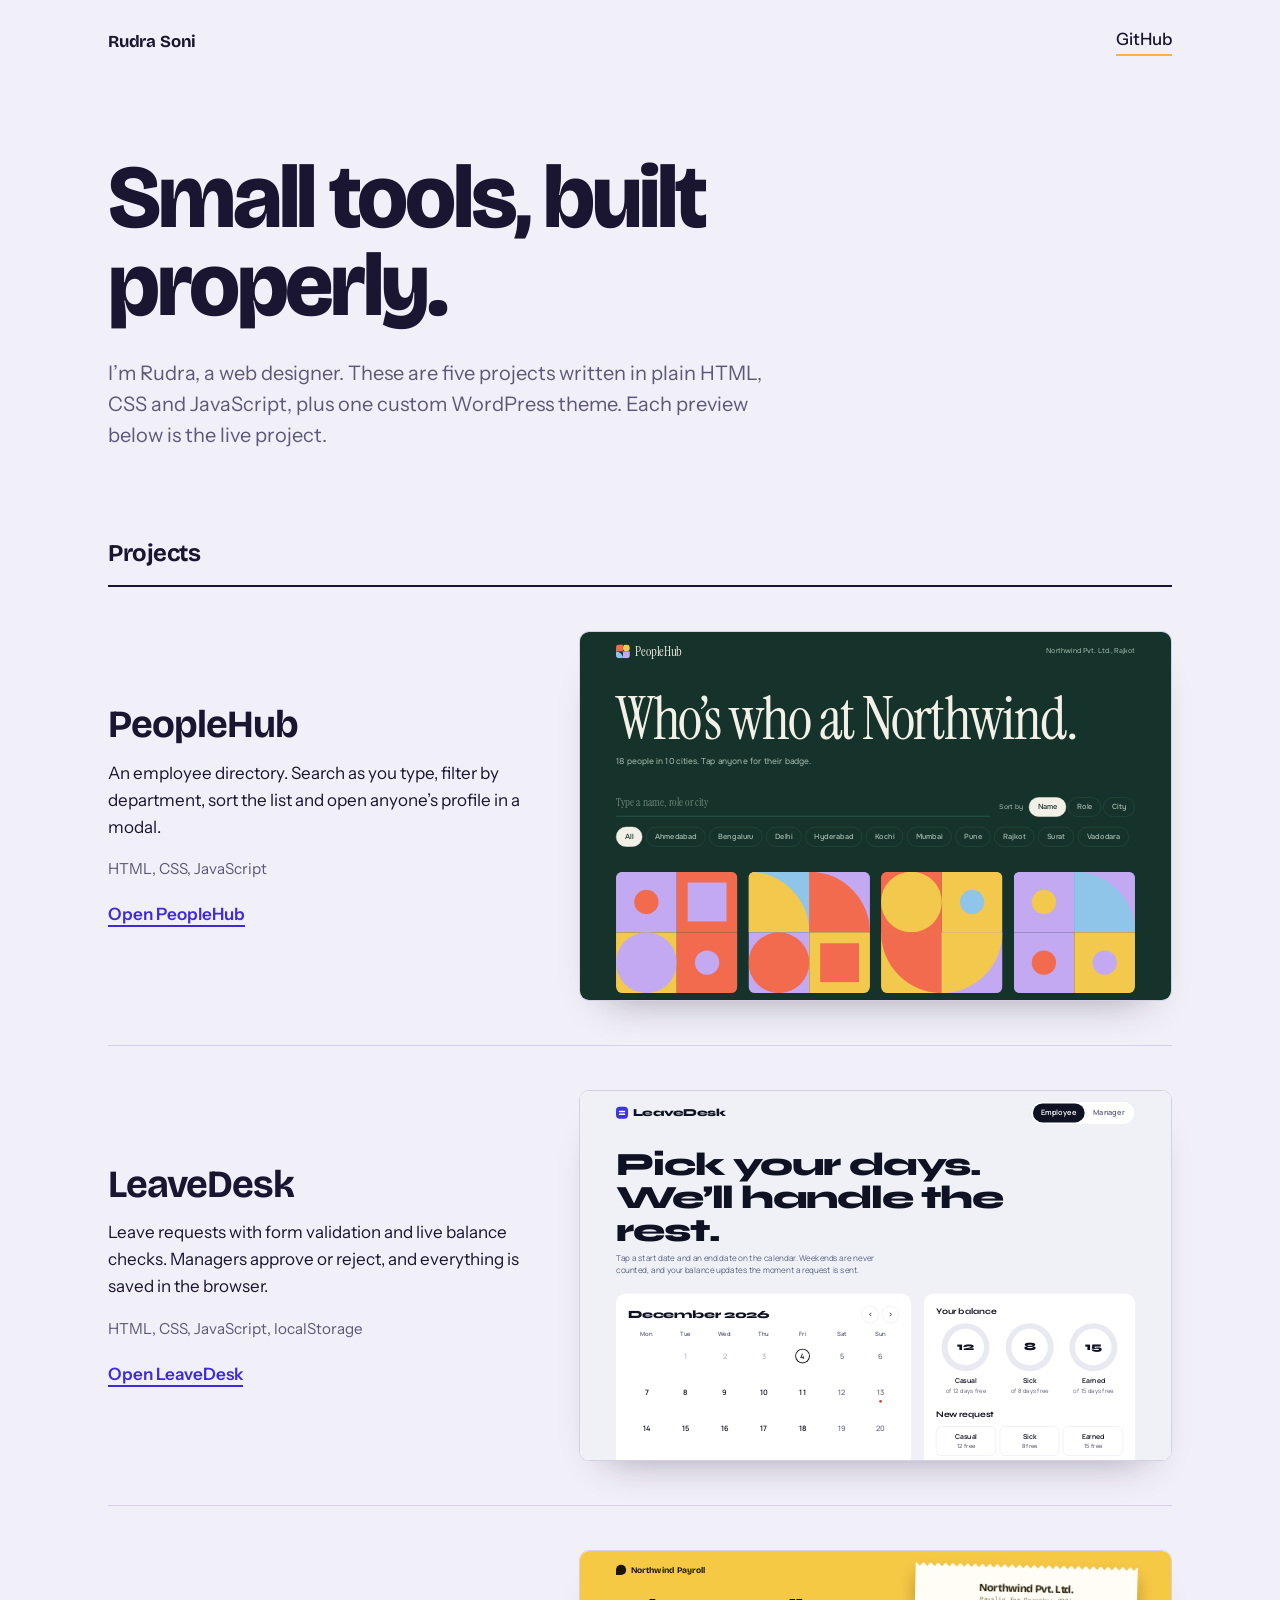
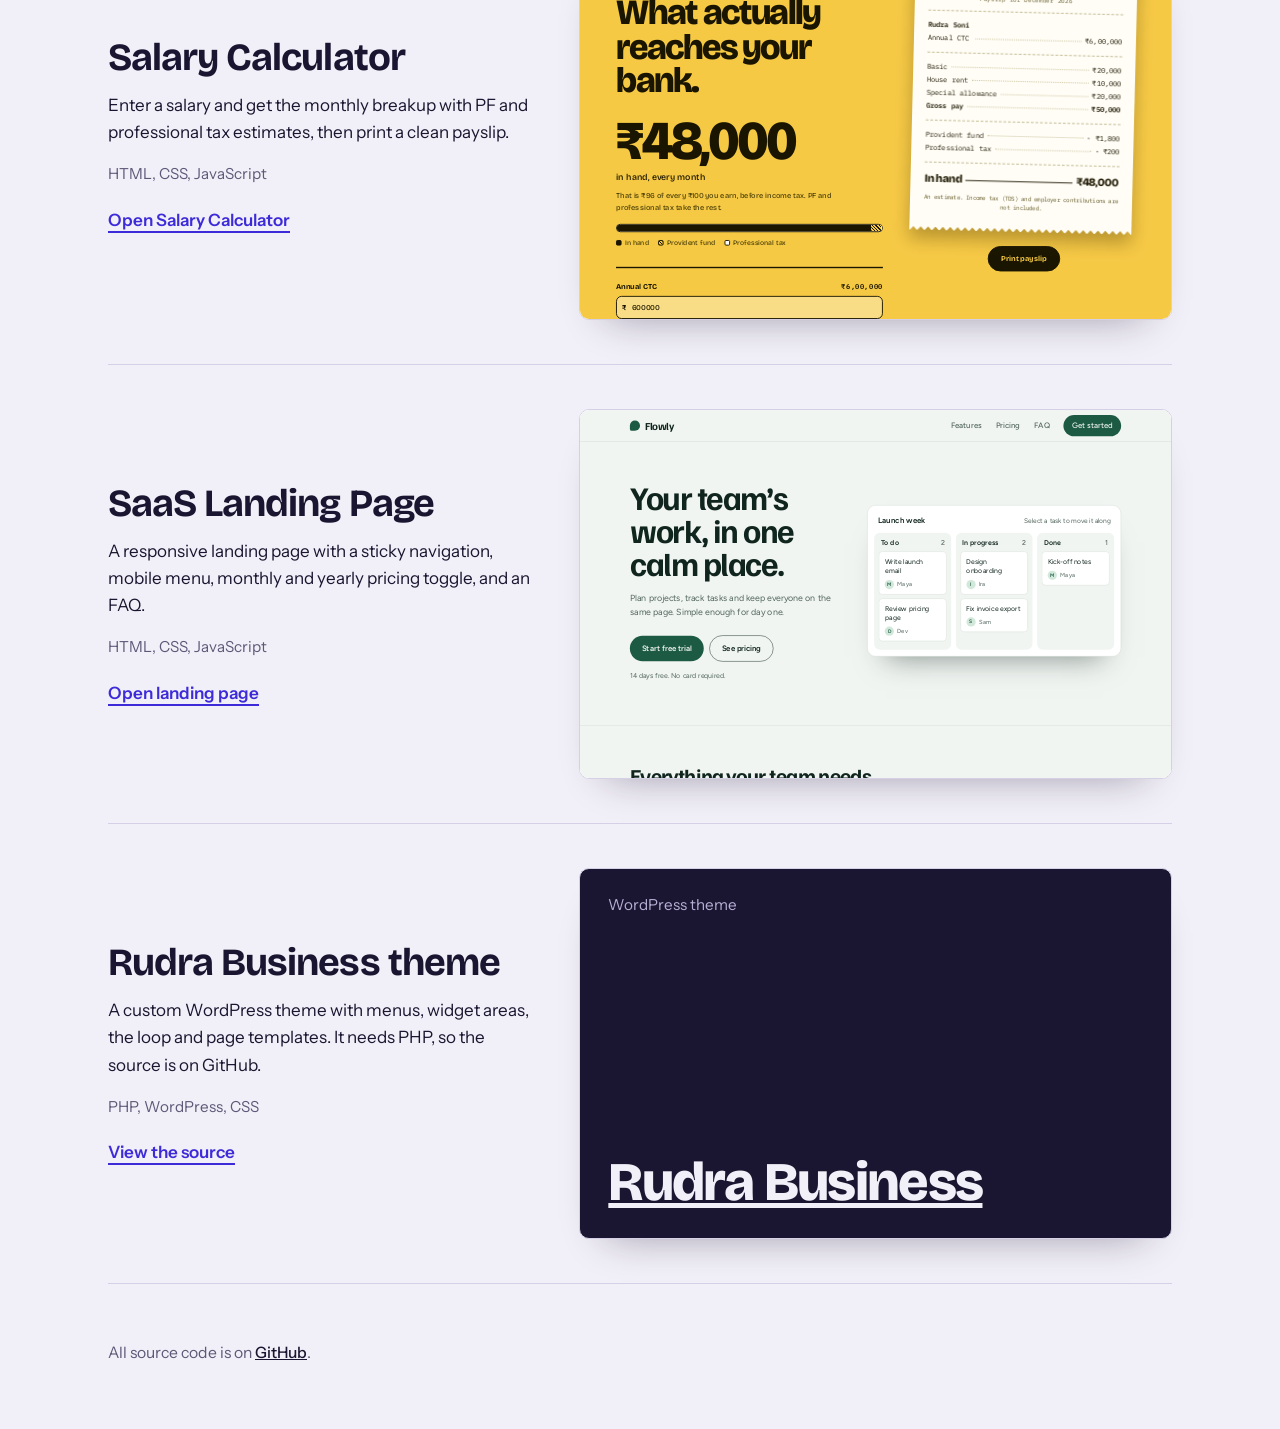
<file: index.html>
<!DOCTYPE html>
<html lang="en">
<head>
<meta charset="UTF-8">
<meta name="viewport" content="width=device-width, initial-scale=1">
<title>Rudra Soni, Web Designer</title>
<meta name="description" content="Small, working web projects built with plain HTML, CSS and JavaScript, plus a custom WordPress theme.">
<link rel="preconnect" href="https://fonts.googleapis.com">
<link rel="preconnect" href="https://fonts.gstatic.com" crossorigin>
<link href="https://fonts.googleapis.com/css2?family=Bricolage+Grotesque:opsz,wght@12..96,500;12..96,700;12..96,800&family=Instrument+Sans:wght@400;500;600&display=swap" rel="stylesheet">
<style>
:root{
  --paper:#F1EFF7;
  --ink:#1A1530;
  --muted:#5E5878;
  --line:#D6D0E6;
  --indigo:#3D2BD9;
  --marigold:#F4B63E;
  --display:"Bricolage Grotesque","Segoe UI",system-ui,sans-serif;
  --body:"Instrument Sans","Segoe UI",system-ui,sans-serif;
}
*{box-sizing:border-box}
html{scroll-behavior:smooth}
body{margin:0;background:var(--paper);color:var(--ink);font:400 1.0625rem/1.6 var(--body);-webkit-font-smoothing:antialiased}
a{color:inherit}
:focus-visible{outline:3px solid var(--marigold);outline-offset:3px;border-radius:4px}

.page{max-width:1120px;margin:0 auto;padding:0 28px}

.bar{display:flex;justify-content:space-between;align-items:center;padding:26px 0}
.bar strong{font:700 1.05rem var(--display);letter-spacing:-.01em}
.bar a{font-weight:500;text-decoration:none;border-bottom:2px solid var(--marigold);padding-bottom:1px}
.bar a:hover{color:var(--indigo)}

.intro{padding:72px 0 88px;max-width:820px}
.intro h1{font:800 clamp(2.8rem,8vw,5.6rem)/.98 var(--display);letter-spacing:-.035em;margin:0 0 28px}
.intro p{font-size:1.25rem;line-height:1.55;color:var(--muted);max-width:34em;margin:0}
.intro.in h1,.intro.in p{animation:rise .7s cubic-bezier(.2,.7,.2,1) both}
.intro.in p{animation-delay:.12s}
@keyframes rise{from{opacity:0;transform:translateY(18px)}to{opacity:1;transform:none}}

.work h2{font:700 1.5rem var(--display);letter-spacing:-.02em;margin:0;padding-bottom:18px;border-bottom:2px solid var(--ink)}

.project{display:grid;grid-template-columns:minmax(0,5fr) minmax(0,7fr);gap:48px;align-items:center;padding:44px 0;border-bottom:1px solid var(--line)}
.project h3{font:700 clamp(1.7rem,3.4vw,2.4rem)/1.1 var(--display);letter-spacing:-.025em;margin:0 0 14px}
.project h3 a{text-decoration:none;background:linear-gradient(var(--marigold),var(--marigold)) 0 100%/0 .18em no-repeat;transition:background-size .25s}
.project h3 a:hover{background-size:100% .18em}
.project p{margin:0 0 16px;max-width:30em}
.stack{font-size:.95rem;color:var(--muted);margin-bottom:20px}
.go{font-weight:600;color:var(--indigo);text-decoration:none;border-bottom:2px solid currentColor;padding-bottom:1px}
.go:hover{color:var(--ink)}

.shot{display:block;position:relative;aspect-ratio:16/10;overflow:hidden;background:#fff;border:1px solid var(--line);border-radius:10px;box-shadow:0 22px 40px -28px rgba(26,21,48,.45)}
.shot iframe{position:absolute;top:0;left:0;width:1280px;height:800px;border:0;transform-origin:0 0;transform:scale(.3);pointer-events:none;background:#fff}
.shot.theme{display:flex;align-items:flex-end;padding:28px;background:var(--ink);color:var(--paper)}
.shot.theme span{font:800 clamp(2rem,5vw,3.4rem)/1 var(--display);letter-spacing:-.03em}
.shot.theme small{position:absolute;top:24px;left:28px;font-size:.95rem;color:#B7B0D6}

footer{padding:56px 0 64px;color:var(--muted);font-size:.98rem}
footer a{color:var(--ink);font-weight:500}

@media (max-width:820px){
  .page{padding:0 20px}
  .intro{padding:44px 0 56px}
  .project{grid-template-columns:1fr;gap:24px;padding:36px 0}
  .shot{order:-1}
}
@media (prefers-reduced-motion:reduce){
  .intro.in h1,.intro.in p{animation:none}
  html{scroll-behavior:auto}
}
</style>
</head>
<body>
<div class="page">

  <header class="bar">
    <strong>Rudra Soni</strong>
    <a href="https://github.com/Ruddy2310/interview-projects">GitHub</a>
  </header>

  <section class="intro in">
    <h1>Small tools, built properly.</h1>
    <p>I’m Rudra, a web designer. These are five projects written in plain HTML, CSS and JavaScript, plus one custom WordPress theme. Each preview below is the live project.</p>
  </section>

  <main class="work" id="work">
    <h2>Projects</h2>

    <article class="project">
      <div>
        <h3><a href="01-peoplehub/">PeopleHub</a></h3>
        <p>An employee directory. Search as you type, filter by department, sort the list and open anyone’s profile in a modal.</p>
        <div class="stack">HTML, CSS, JavaScript</div>
        <a class="go" href="01-peoplehub/">Open PeopleHub</a>
      </div>
      <a class="shot" href="01-peoplehub/" tabindex="-1" aria-hidden="true">
        <iframe src="01-peoplehub/" title="PeopleHub preview" loading="lazy" tabindex="-1"></iframe>
      </a>
    </article>

    <article class="project">
      <div>
        <h3><a href="02-leavedesk/">LeaveDesk</a></h3>
        <p>Leave requests with form validation and live balance checks. Managers approve or reject, and everything is saved in the browser.</p>
        <div class="stack">HTML, CSS, JavaScript, localStorage</div>
        <a class="go" href="02-leavedesk/">Open LeaveDesk</a>
      </div>
      <a class="shot" href="02-leavedesk/" tabindex="-1" aria-hidden="true">
        <iframe src="02-leavedesk/" title="LeaveDesk preview" loading="lazy" tabindex="-1"></iframe>
      </a>
    </article>

    <article class="project">
      <div>
        <h3><a href="03-salary-calculator/">Salary Calculator</a></h3>
        <p>Enter a salary and get the monthly breakup with PF and professional tax estimates, then print a clean payslip.</p>
        <div class="stack">HTML, CSS, JavaScript</div>
        <a class="go" href="03-salary-calculator/">Open Salary Calculator</a>
      </div>
      <a class="shot" href="03-salary-calculator/" tabindex="-1" aria-hidden="true">
        <iframe src="03-salary-calculator/" title="Salary Calculator preview" loading="lazy" tabindex="-1"></iframe>
      </a>
    </article>

    <article class="project">
      <div>
        <h3><a href="04-saas-landing/">SaaS Landing Page</a></h3>
        <p>A responsive landing page with a sticky navigation, mobile menu, monthly and yearly pricing toggle, and an FAQ.</p>
        <div class="stack">HTML, CSS, JavaScript</div>
        <a class="go" href="04-saas-landing/">Open landing page</a>
      </div>
      <a class="shot" href="04-saas-landing/" tabindex="-1" aria-hidden="true">
        <iframe src="04-saas-landing/" title="SaaS landing page preview" loading="lazy" tabindex="-1"></iframe>
      </a>
    </article>

    <article class="project">
      <div>
        <h3><a href="https://github.com/Ruddy2310/interview-projects/tree/main/05-wordpress-theme/rudra-business">Rudra Business theme</a></h3>
        <p>A custom WordPress theme with menus, widget areas, the loop and page templates. It needs PHP, so the source is on GitHub.</p>
        <div class="stack">PHP, WordPress, CSS</div>
        <a class="go" href="https://github.com/Ruddy2310/interview-projects/tree/main/05-wordpress-theme/rudra-business">View the source</a>
      </div>
      <a class="shot theme" href="https://github.com/Ruddy2310/interview-projects/tree/main/05-wordpress-theme/rudra-business" tabindex="-1" aria-hidden="true">
        <small>WordPress theme</small>
        <span>Rudra Business</span>
      </a>
    </article>
  </main>

  <footer>
    All source code is on <a href="https://github.com/Ruddy2310/interview-projects">GitHub</a>.
  </footer>

</div>

<script>
// Scale each 1280px-wide preview to fit its frame.
(function(){
  var shots=document.querySelectorAll('.shot:not(.theme)');
  function fit(){
    shots.forEach(function(s){
      var f=s.querySelector('iframe');
      if(f){f.style.transform='scale('+(s.clientWidth/1280)+')';}
    });
  }
  fit();
  window.addEventListener('resize',fit);
  if(window.ResizeObserver){var ro=new ResizeObserver(fit);shots.forEach(function(s){ro.observe(s);});}
})();
</script>
</body>
</html>
</file>
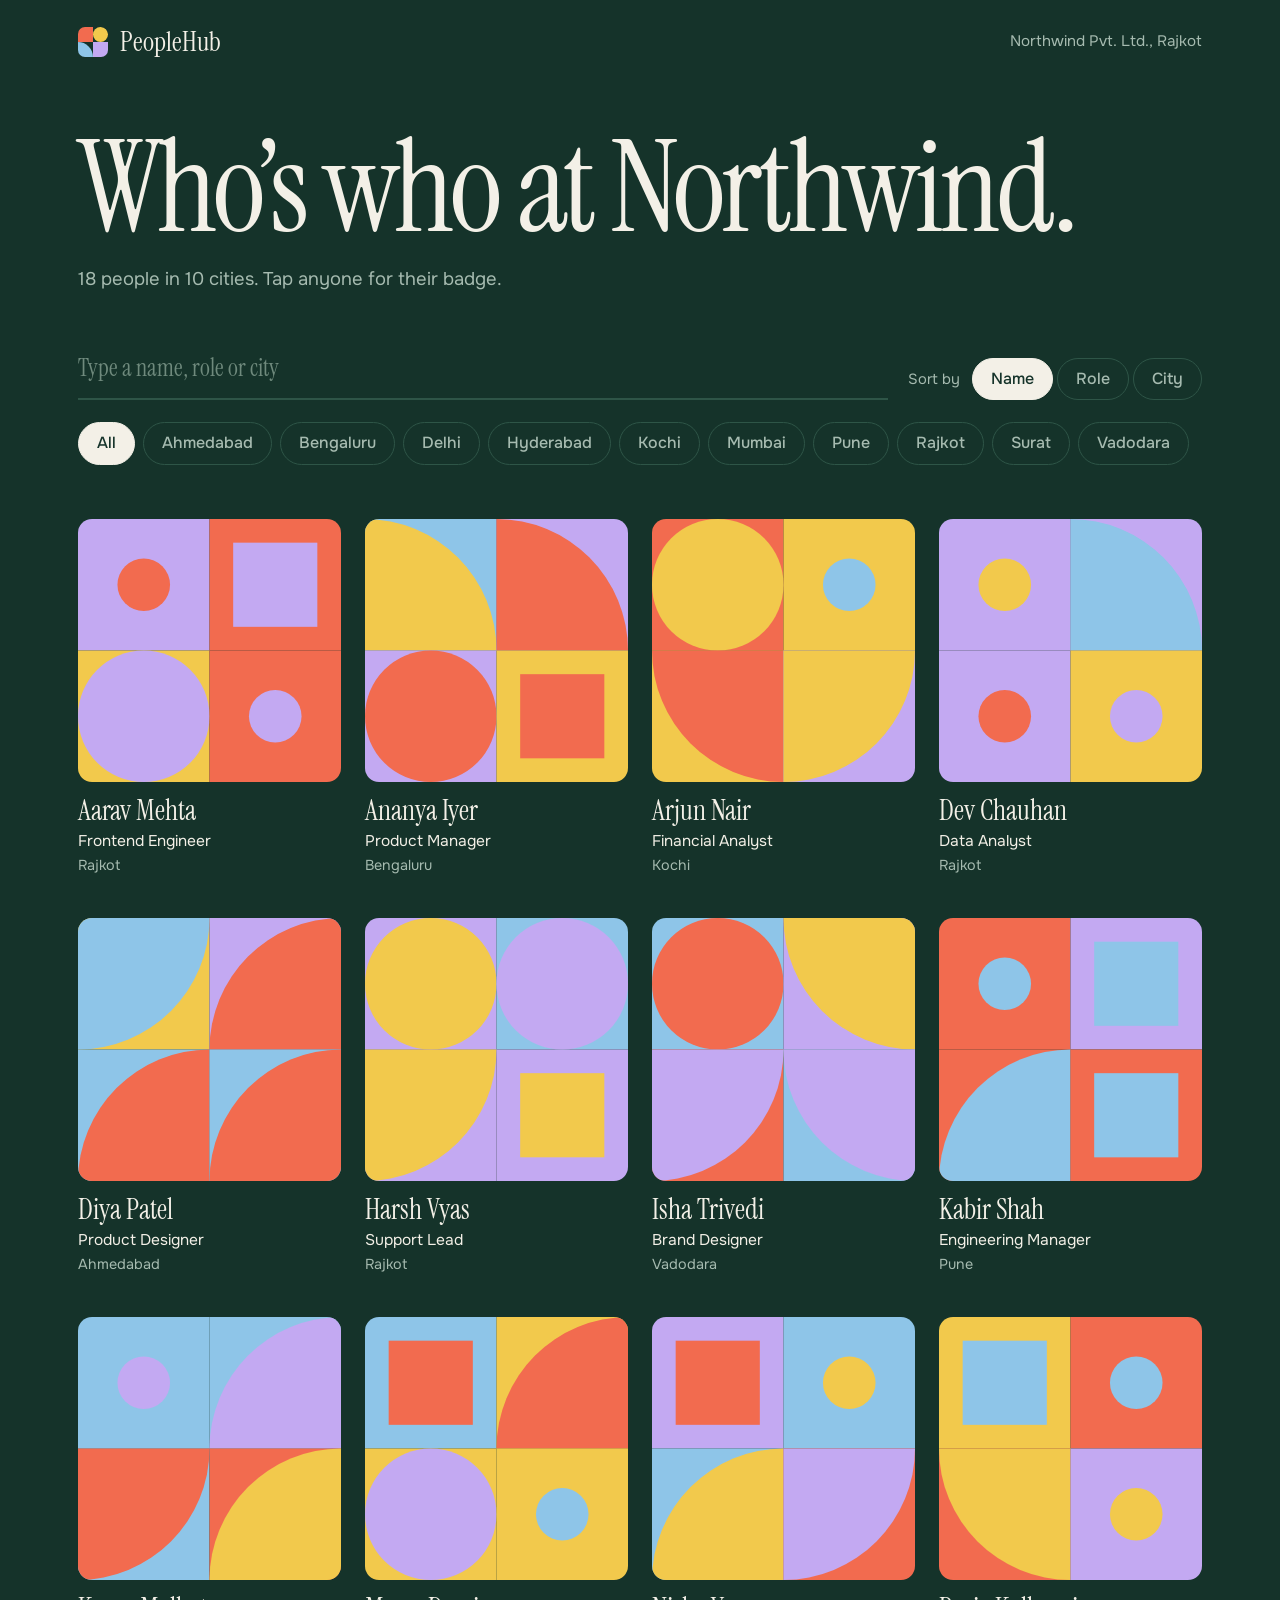
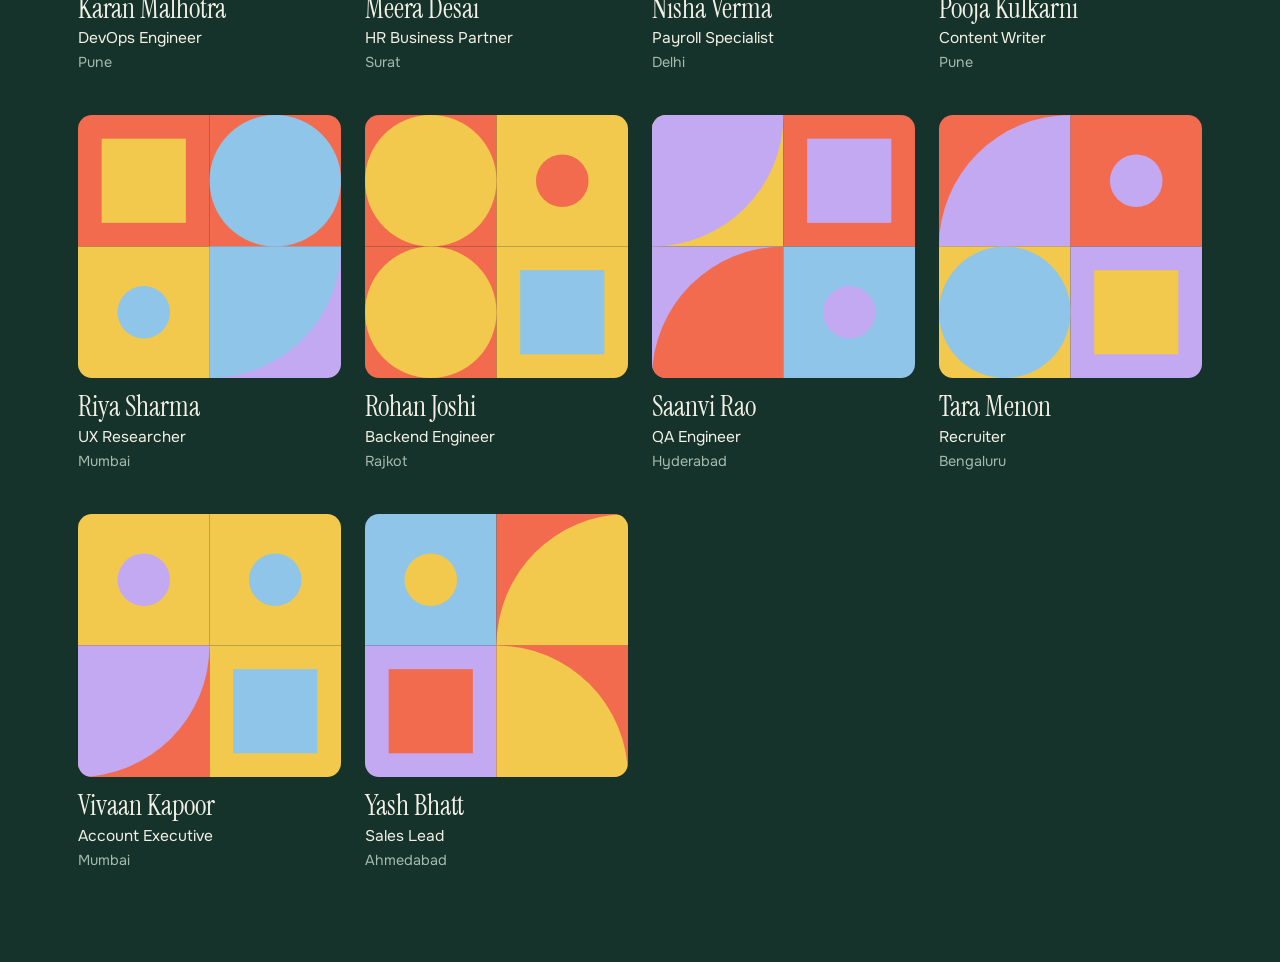
<file: 01-peoplehub/index.html>
<!DOCTYPE html>
<html lang="en">
<head>
<meta charset="UTF-8">
<meta name="viewport" content="width=device-width, initial-scale=1">
<title>PeopleHub | Who’s who at Northwind</title>
<link rel="preconnect" href="https://fonts.googleapis.com">
<link rel="preconnect" href="https://fonts.gstatic.com" crossorigin>
<link href="https://fonts.googleapis.com/css2?family=Instrument+Serif:ital@0;1&family=Onest:wght@400;500;600&display=swap" rel="stylesheet">
<style>
:root{--bg:#15332A;--ink:#F3F0E7;--mute:#A6BBB0;--line:#2E5547;
--serif:"Instrument Serif",Georgia,serif;--sans:"Onest","Segoe UI",system-ui,sans-serif}
*{box-sizing:border-box;margin:0}
body{background:var(--bg);color:var(--ink);font:400 1rem/1.55 var(--sans);-webkit-font-smoothing:antialiased}
button,input{font:inherit;color:inherit}
:focus-visible{outline:3px solid #F2C94C;outline-offset:3px;border-radius:6px}
.wrap{max-width:1180px;margin:0 auto;padding:0 28px 90px}
.top{display:flex;justify-content:space-between;align-items:center;padding:24px 0}
.brand{display:flex;align-items:center;gap:12px;font:400 1.7rem var(--serif)}
.brand svg{width:30px;height:30px;border-radius:7px}
.top span{color:var(--mute);font-size:.95rem}
h1{font:400 clamp(3.2rem,10vw,8rem)/.92 var(--serif);letter-spacing:-.03em;margin:46px 0 18px;max-width:9em}
.count{color:var(--mute);font-size:1.15rem;margin-bottom:44px}
.bar{display:flex;gap:20px;flex-wrap:wrap;align-items:flex-end;margin-bottom:22px}
.search{flex:1 1 320px}
.search input{width:100%;background:none;border:0;border-bottom:2px solid var(--line);padding:12px 0;font-size:1.5rem;font-family:var(--serif);outline-offset:6px}
.search input::placeholder{color:#6F8A7D}
.search input:focus{border-color:var(--ink)}
.seg{display:flex;gap:4px}
.seg span{color:var(--mute);align-self:center;margin-right:8px;font-size:.92rem}
.seg button,.chip{border:1px solid var(--line);background:none;border-radius:999px;padding:8px 18px;cursor:pointer;font-weight:500;color:var(--mute)}
.seg button:hover,.chip:hover{color:var(--ink);border-color:var(--ink)}
.seg button[aria-pressed="true"],.chip[aria-pressed="true"]{background:var(--ink);border-color:var(--ink);color:var(--bg)}
.chips{display:flex;gap:8px;flex-wrap:wrap;margin-bottom:54px}
.grid{display:grid;grid-template-columns:repeat(auto-fill,minmax(210px,1fr));gap:40px 24px}
.tile{display:block;width:100%;text-align:left;background:none;border:0;cursor:pointer;padding:0}
.tile svg{width:100%;aspect-ratio:1;display:block;border-radius:14px;transition:transform .3s cubic-bezier(.3,1.4,.5,1)}
.tile:hover svg,.tile:focus-visible svg{transform:rotate(-2.5deg) scale(1.03)}
.tile h2{font:400 1.75rem/1.1 var(--serif);margin:14px 0 2px}
.tile p{font-size:.97rem}
.tile small{color:var(--mute);font-size:.9rem}
.go .tile{animation:in .6s cubic-bezier(.2,.7,.2,1) both;animation-delay:calc(var(--n)*45ms)}
@keyframes in{from{opacity:0;transform:translateY(20px)}to{opacity:1;transform:none}}
.empty{grid-column:1/-1;padding:60px 0}
.empty b{display:block;font:400 2.6rem var(--serif);margin-bottom:6px}
.empty button{margin-top:18px}
dialog{border:0;padding:0;background:transparent;max-width:none;overflow:visible;margin:auto}
dialog::backdrop{background:rgba(8,20,16,.78)}
.badge{width:min(340px,86vw);background:var(--ink);color:#15332A;border-radius:22px;padding:38px 18px 20px;position:relative;transition:transform .18s ease-out;box-shadow:0 40px 80px -20px rgba(0,0,0,.6)}
.badge:before{content:"";position:absolute;top:13px;left:50%;width:70px;height:12px;border-radius:99px;background:#15332A;transform:translateX(-50%)}
.badge .av{width:100%;aspect-ratio:1;border-radius:12px;display:block}
.badge h2{font:400 2.4rem/1 var(--serif);margin:18px 0 4px}
.badge .role{color:#456055;margin-bottom:16px}
.badge dl div{display:flex;justify-content:space-between;gap:12px;padding:9px 0;border-top:1px solid #C9C6B8;font-size:.95rem}
.badge dt{color:#5A7367}.badge dd{font-weight:500;text-align:right}
.badge a{color:inherit}
.badge .code{margin-top:14px}
.badge .code svg{width:100%;height:42px;display:block}
.close{display:block;margin:18px auto 0;border:1px solid #5E7D6F;background:none;color:var(--ink);border-radius:999px;padding:9px 26px;cursor:pointer;font-weight:500}
.close:hover{background:var(--ink);color:var(--bg)}
@media(max-width:640px){.wrap{padding:0 18px 70px}.top span{display:none}.grid{grid-template-columns:repeat(2,1fr);gap:30px 14px}.tile h2{font-size:1.4rem}}
@media(prefers-reduced-motion:reduce){.go .tile{animation:none}.tile svg,.badge{transition:none}}
</style>
</head>
<body>
<div class="wrap">
  <header class="top">
    <div class="brand">
      <svg viewBox="0 0 100 100" aria-hidden="true"><rect width="50" height="50" fill="#F26B4F"/><circle cx="75" cy="25" r="25" fill="#F2C94C"/><path d="M0 100V50A50 50 0 0 1 50 100Z" fill="#8EC5E8"/><rect x="50" y="50" width="50" height="50" fill="#C3A9F2"/></svg>
      PeopleHub
    </div>
    <span>Northwind Pvt. Ltd., Rajkot</span>
  </header>

  <h1>Who’s who at Northwind.</h1>
  <p class="count" id="count" aria-live="polite"></p>

  <div class="bar">
    <div class="search"><input id="q" type="search" placeholder="Type a name, role or city" aria-label="Search people" autocomplete="off"></div>
    <div class="seg" role="group" aria-label="Sort by"><span>Sort by</span>
      <button data-s="name" aria-pressed="true">Name</button><button data-s="role" aria-pressed="false">Role</button><button data-s="city" aria-pressed="false">City</button>
    </div>
  </div>
  <div class="chips" id="chips" role="group" aria-label="Filter by city"></div>
  <main class="grid go" id="grid"></main>
</div>
<dialog id="dlg" aria-label="Employee badge"></dialog>

<script>
var P=[["Aarav Mehta","Frontend Engineer","Rajkot"],["Diya Patel","Product Designer","Ahmedabad"],["Kabir Shah","Engineering Manager","Pune"],["Ananya Iyer","Product Manager","Bengaluru"],["Rohan Joshi","Backend Engineer","Rajkot"],["Meera Desai","HR Business Partner","Surat"],["Vivaan Kapoor","Account Executive","Mumbai"],["Isha Trivedi","Brand Designer","Vadodara"],["Arjun Nair","Financial Analyst","Kochi"],["Saanvi Rao","QA Engineer","Hyderabad"],["Yash Bhatt","Sales Lead","Ahmedabad"],["Tara Menon","Recruiter","Bengaluru"],["Dev Chauhan","Data Analyst","Rajkot"],["Nisha Verma","Payroll Specialist","Delhi"],["Karan Malhotra","DevOps Engineer","Pune"],["Riya Sharma","UX Researcher","Mumbai"],["Harsh Vyas","Support Lead","Rajkot"],["Pooja Kulkarni","Content Writer","Pune"]]
.map(function(r){var n=r[0].toLowerCase().split(" ");return{name:r[0],role:r[1],city:r[2],email:n[0]+"."+n[1]+"@northwind.in"}});
var COL=["#F26B4F","#F2C94C","#8EC5E8","#C3A9F2"];
var st={q:"",city:"All",sort:"name"},first=true;
var $=function(i){return document.getElementById(i)};

function rng(s){var h=2166136261;for(var i=0;i<s.length;i++){h^=s.charCodeAt(i);h=Math.imul(h,16777619)}
  return function(){h+=0x6D2B79F5;var t=h;t=Math.imul(t^t>>>15,t|1);t^=t+Math.imul(t^t>>>7,t|61);return((t^t>>>14)>>>0)/4294967296}}
function quarter(x,y,o){var a=[[x,y,x+50,y,x,y+50,1],[x+50,y,x,y,x+50,y+50,0],[x+50,y+50,x+50,y,x,y+50,0],[x,y+50,x,y,x+50,y+50,1]][o];
  return'M'+a[0]+','+a[1]+'L'+a[2]+','+a[3]+'A50,50 0 0 '+a[6]+' '+a[4]+','+a[5]+'Z'}
function avatar(name,cls){
  var r=rng(name),g="";
  for(var i=0;i<4;i++){
    var x=(i%2)*50,y=Math.floor(i/2)*50,b=Math.floor(r()*4),f=(b+1+Math.floor(r()*3))%4,t=Math.floor(r()*5),o=Math.floor(r()*4);
    g+='<rect x="'+x+'" y="'+y+'" width="50" height="50" fill="'+COL[b]+'"/>';
    if(t===0)g+='<circle cx="'+(x+25)+'" cy="'+(y+25)+'" r="25" fill="'+COL[f]+'"/>';
    else if(t===1)g+='<rect x="'+(x+9)+'" y="'+(y+9)+'" width="32" height="32" fill="'+COL[f]+'"/>';
    else if(t<4)g+='<path d="'+quarter(x,y,o)+'" fill="'+COL[f]+'"/>';
    else g+='<circle cx="'+(x+25)+'" cy="'+(y+25)+'" r="10" fill="'+COL[f]+'"/>';
  }
  return'<svg class="'+(cls||"")+'" viewBox="0 0 100 100" role="img" aria-label="Generated avatar for '+name+'">'+g+'</svg>'}
function barcode(name){var r=rng(name+"|b"),x=0,s="";
  for(var i=0;i<38;i++){var w=1+Math.floor(r()*3);if(i%2===0)s+='<rect x="'+x+'" y="0" width="'+w+'" height="42" fill="#15332A"/>';x+=w+(i%2?0:.6)}
  return'<svg viewBox="0 0 '+Math.ceil(x)+' 42" preserveAspectRatio="none" aria-hidden="true">'+s+'</svg>'}
function empNo(name){var h=0;for(var i=0;i<name.length;i++)h=(h*31+name.charCodeAt(i))%9000;return"NW-"+(1000+h)}

function list(){
  var q=st.q.trim().toLowerCase();
  return P.filter(function(p){return(st.city==="All"||p.city===st.city)&&(!q||(p.name+" "+p.role+" "+p.city).toLowerCase().indexOf(q)>-1)})
   .sort(function(a,b){return a[st.sort].localeCompare(b[st.sort])||a.name.localeCompare(b.name)})}
function cities(){var c={};P.forEach(function(p){c[p.city]=1});return["All"].concat(Object.keys(c).sort())}
function drawChips(){$("chips").innerHTML=cities().map(function(c){return'<button class="chip" data-c="'+c+'" aria-pressed="'+(st.city===c)+'">'+c+'</button>'}).join("")}
function draw(){
  var r=list();
  $("count").textContent=r.length===P.length?P.length+" people in "+(cities().length-1)+" cities. Tap anyone for their badge.":r.length+" of "+P.length+" people match.";
  $("grid").innerHTML=r.length?r.map(function(p,i){
    return'<button class="tile" style="--n:'+i+'" data-i="'+P.indexOf(p)+'">'+avatar(p.name)+'<h2>'+p.name+'</h2><p>'+p.role+'</p><small>'+p.city+'</small></button>'}).join("")
   :'<div class="empty"><b>Nobody by that name.</b>Try fewer letters, or another city.<br><button class="chip" id="clr">Clear filters</button></div>';
  if(first){first=false}else{$("grid").classList.remove("go")}
  var c=$("clr");if(c)c.onclick=function(){st.q="";st.city="All";$("q").value="";drawChips();draw()}}

var still=window.matchMedia("(prefers-reduced-motion:reduce)").matches;
function open(i){var p=P[i];
  $("dlg").innerHTML='<div class="badge" id="bd">'+avatar(p.name,"av")+'<h2>'+p.name+'</h2><div class="role">'+p.role+'</div><dl>'
   +'<div><dt>Office</dt><dd>'+p.city+'</dd></div><div><dt>Email</dt><dd><a href="mailto:'+p.email+'">'+p.email+'</a></dd></div><div><dt>Staff no.</dt><dd>'+empNo(p.name)+'</dd></div></dl>'
   +'<div class="code">'+barcode(p.name)+'</div></div><button class="close" id="cl">Close</button>';
  $("dlg").showModal();
  var b=$("bd");
  if(!still){b.onpointermove=function(e){var r=b.getBoundingClientRect(),x=(e.clientX-r.left)/r.width-.5,y=(e.clientY-r.top)/r.height-.5;
    b.style.transform="perspective(900px) rotateY("+x*16+"deg) rotateX("+-y*16+"deg)"};
    b.onpointerleave=function(){b.style.transform=""}}
  $("cl").onclick=function(){$("dlg").close()}}

$("q").oninput=function(){st.q=this.value;draw()};
document.querySelector(".seg").onclick=function(e){var b=e.target.closest("button");if(!b)return;st.sort=b.dataset.s;
  this.querySelectorAll("button").forEach(function(x){x.setAttribute("aria-pressed",x===b)});draw()};
$("chips").onclick=function(e){var b=e.target.closest(".chip");if(!b)return;st.city=b.dataset.c;drawChips();draw()};
$("grid").onclick=function(e){var b=e.target.closest(".tile");if(b)open(+b.dataset.i)};
$("dlg").onclick=function(e){if(e.target===this)this.close()};
document.addEventListener("keydown",function(e){if(e.key==="/"&&document.activeElement.tagName!=="INPUT"&&!$("dlg").open){e.preventDefault();$("q").focus()}});
drawChips();draw();
</script>
</body>
</html>
</file>
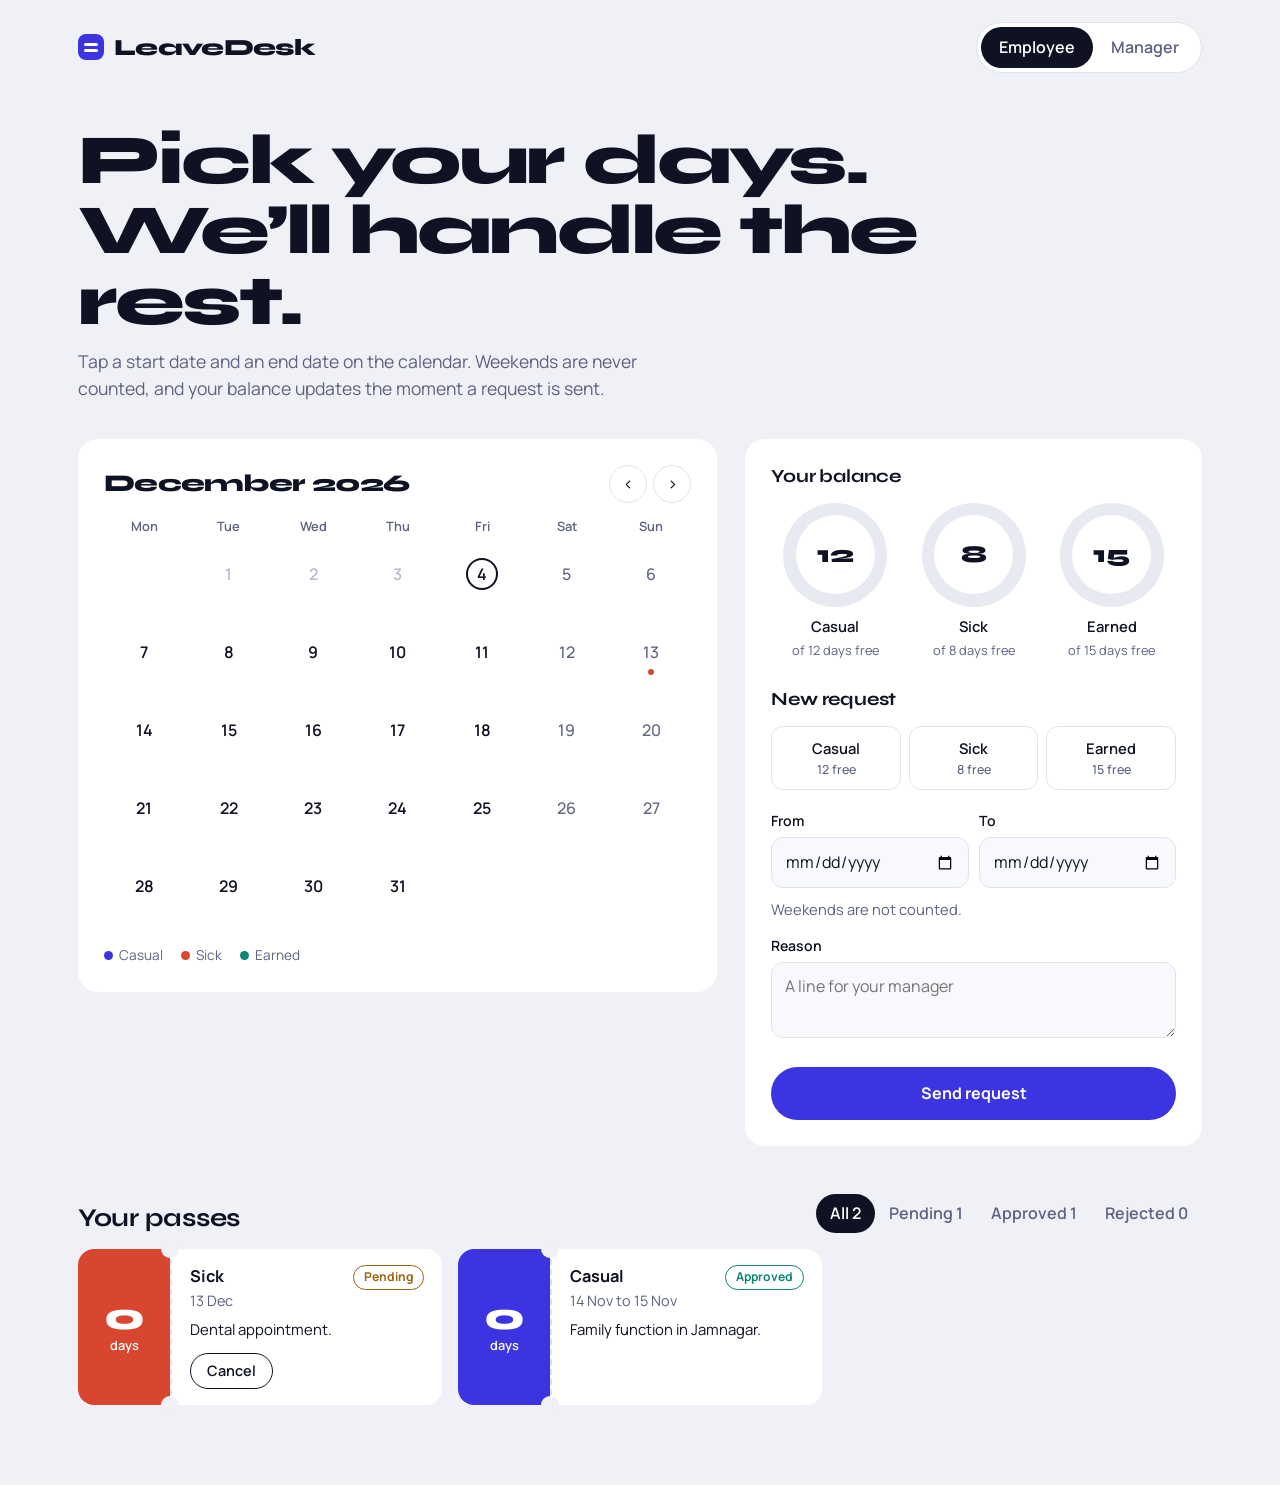
<file: 02-leavedesk/index.html>
<!DOCTYPE html>
<html lang="en">
<head>
<meta charset="UTF-8">
<meta name="viewport" content="width=device-width, initial-scale=1">
<title>LeaveDesk | Plan time off</title>
<link rel="preconnect" href="https://fonts.googleapis.com">
<link rel="preconnect" href="https://fonts.gstatic.com" crossorigin>
<link href="https://fonts.googleapis.com/css2?family=Manrope:wght@400;500;600;700&family=Syne:wght@600;700;800&display=swap" rel="stylesheet">
<style>
:root{--bg:#EFF1F6;--panel:#fff;--ink:#0F1222;--mute:#5C6280;--line:#E0E3EE;--blue:#3B34E0;
--disp:"Syne","Segoe UI",system-ui,sans-serif;--sans:"Manrope","Segoe UI",system-ui,sans-serif}
*{box-sizing:border-box;margin:0}
body{background:var(--bg);color:var(--ink);font:400 1rem/1.55 var(--sans);-webkit-font-smoothing:antialiased}
button,input,textarea{font:inherit;color:inherit}
button{cursor:pointer}
:focus-visible{outline:3px solid #F4B63E;outline-offset:2px;border-radius:6px}
.wrap{max-width:1180px;margin:0 auto;padding:0 28px 80px}
.top{display:flex;justify-content:space-between;align-items:center;padding:22px 0;gap:14px;flex-wrap:wrap}
.logo{font:800 1.45rem var(--disp);letter-spacing:-.03em;display:flex;align-items:center;gap:10px}
.logo i{width:26px;height:26px;border-radius:8px;background:var(--blue);position:relative}
.logo i:after{content:"";position:absolute;left:6px;right:6px;top:9px;height:3px;background:#fff;border-radius:2px;box-shadow:0 6px 0 #fff}
.seg{display:inline-flex;background:var(--panel);border:1px solid var(--line);border-radius:999px;padding:4px}
.seg button{border:0;background:none;border-radius:999px;padding:8px 18px;font-weight:600;color:var(--mute)}
.seg button[aria-pressed="true"]{background:var(--ink);color:#fff}
h1{font:800 clamp(2.4rem,5.6vw,4.4rem)/1 var(--disp);letter-spacing:-.04em;margin:30px 0 12px;max-width:13em}
.sub{color:var(--mute);font-size:1.1rem;margin-bottom:36px;max-width:36em}
.main{display:grid;grid-template-columns:minmax(0,7fr) minmax(0,5fr);gap:28px;align-items:start}
.panel{background:var(--panel);border-radius:20px;padding:26px}
h2{font:700 1.15rem var(--disp);letter-spacing:-.01em;margin-bottom:16px}
.cal-h{display:flex;justify-content:space-between;align-items:center;margin-bottom:14px}
.cal-h b{font:800 1.5rem var(--disp);letter-spacing:-.03em}
.nav button{border:1px solid var(--line);background:none;width:38px;height:38px;border-radius:50%;font-size:1.1rem;margin-left:6px}
.nav button:hover{background:var(--ink);color:#fff}
.wd,.days{display:grid;grid-template-columns:repeat(7,1fr);gap:4px}
.wd span{text-align:center;color:var(--mute);font-size:.8rem;font-weight:600;padding-bottom:6px}
.day{aspect-ratio:1/.92;border:0;background:none;border-radius:12px;display:flex;flex-direction:column;align-items:center;justify-content:center;gap:4px;position:relative;font-weight:600}
.day:hover:not(:disabled){background:var(--bg)}
.day:disabled{color:#B8BCCF;cursor:default}
.day.we{color:var(--mute);font-weight:500}
.day.today b{box-shadow:0 0 0 2px var(--ink);border-radius:50%;min-width:28px;line-height:28px}
.day.in{background:#E3E2FC;border-radius:0}
.day.edge{background:var(--blue);color:#fff;border-radius:12px}
.day.edge.today b{box-shadow:0 0 0 2px #fff}
.day b{font-weight:inherit;min-width:28px;text-align:center}
.mk{display:flex;gap:3px;height:6px}
.mk i{width:6px;height:6px;border-radius:50%}
.day.edge .mk i{box-shadow:0 0 0 1px #fff}
.legend{display:flex;gap:18px;flex-wrap:wrap;margin-top:16px;color:var(--mute);font-size:.85rem}
.legend s{display:inline-block;width:9px;height:9px;border-radius:50%;margin-right:6px;text-decoration:none}
.rings{display:grid;grid-template-columns:repeat(3,1fr);gap:10px;margin-bottom:26px}
.ring{text-align:center}
.ring .o{width:100%;max-width:104px;aspect-ratio:1;border-radius:50%;margin:0 auto 8px;display:grid;place-items:center}
.ring .o b{width:76%;aspect-ratio:1;background:var(--panel);border-radius:50%;display:grid;place-items:center;font:800 1.5rem var(--disp)}
.ring span{display:block;font-weight:600;font-size:.92rem}
.ring small{color:var(--mute);font-size:.8rem}
.types{display:grid;grid-template-columns:repeat(3,1fr);gap:8px;margin-bottom:6px}
.tp{border:1.5px solid var(--line);background:none;border-radius:12px;padding:10px 6px;font-weight:600;font-size:.92rem}
.tp small{display:block;font-weight:500;color:var(--mute);font-size:.78rem}
.tp[aria-checked="true"]{border-color:var(--c);background:color-mix(in srgb,var(--c) 10%,#fff)}
.two{display:grid;grid-template-columns:1fr 1fr;gap:10px}
label{display:block;font-weight:600;font-size:.88rem;margin:14px 0 5px}
input[type=date],textarea{width:100%;padding:11px 13px;border:1.5px solid var(--line);border-radius:12px;background:#F8F9FC}
textarea{min-height:76px;resize:vertical}
[aria-invalid="true"]{border-color:#D9462F}
.err{color:#C03A25;font-size:.86rem;margin-top:5px}
.calc{color:var(--mute);font-size:.92rem;margin-top:10px}
.send{width:100%;margin-top:18px;border:0;background:var(--blue);color:#fff;font-weight:700;padding:14px;border-radius:999px}
.send:hover{filter:brightness(1.12)}
.lh{display:flex;justify-content:space-between;align-items:flex-end;flex-wrap:wrap;gap:10px;margin:48px 0 16px}
.lh h2{margin:0;font-size:1.6rem}
.tabs button{border:0;background:none;padding:7px 14px;border-radius:999px;font-weight:600;color:var(--mute)}
.tabs button[aria-pressed="true"]{background:var(--ink);color:#fff}
.passes{display:grid;grid-template-columns:repeat(auto-fill,minmax(330px,1fr));gap:16px}
.pass{display:grid;grid-template-columns:92px 1fr;background:var(--panel);border-radius:16px;position:relative}
.pass:before,.pass:after{content:"";position:absolute;left:92px;width:18px;height:18px;border-radius:50%;background:var(--bg);transform:translateX(-50%)}
.pass:before{top:-9px}.pass:after{bottom:-9px}
.stub{background:var(--c);color:#fff;border-radius:16px 0 0 16px;display:flex;flex-direction:column;align-items:center;justify-content:center}
.stub b{font:800 2.4rem/1 var(--disp)}
.stub span{font-size:.8rem;font-weight:600}
.pb{padding:16px 18px;border-left:2px dashed var(--line)}
.pb .t{display:flex;justify-content:space-between;gap:8px;align-items:flex-start}
.pb h3{font:700 1.02rem var(--sans)}
.st{font-size:.76rem;font-weight:700;padding:2px 10px;border-radius:999px;border:1.5px solid}
.st.Pending{color:#9A6414}.st.Approved{color:#0E8577}.st.Rejected{color:#C03A25}
.pb .d{color:var(--mute);font-size:.9rem}
.pb .w{font-size:.93rem;margin-top:6px}
.acts{display:flex;gap:8px;margin-top:12px}
.acts button{border:1.5px solid var(--ink);background:none;border-radius:999px;padding:6px 16px;font-weight:600;font-size:.9rem}
.acts .a{background:#0E8577;border-color:#0E8577;color:#fff}
.acts .r{color:#C03A25;border-color:#C03A25}
.empty{color:var(--mute);padding:30px 0}
.toast{position:fixed;left:50%;bottom:24px;transform:translateX(-50%);background:var(--ink);color:#fff;padding:12px 22px;border-radius:999px;font-weight:600;opacity:0;pointer-events:none;transition:opacity .2s}
.toast.on{opacity:1}
@media(max-width:900px){.wrap{padding:0 16px 64px}.main{grid-template-columns:1fr}.panel{padding:18px}}
</style>
</head>
<body>
<div class="wrap">
  <header class="top">
    <div class="logo"><i></i>LeaveDesk</div>
    <div class="seg" role="group" aria-label="View as">
      <button id="m-emp" aria-pressed="true">Employee</button><button id="m-mgr" aria-pressed="false">Manager</button>
    </div>
  </header>
  <h1 id="title">Pick your days. We’ll handle the rest.</h1>
  <p class="sub" id="sub">Tap a start date and an end date on the calendar. Weekends are never counted, and your balance updates the moment a request is sent.</p>

  <div class="main">
    <section class="panel" aria-label="Calendar">
      <div class="cal-h"><b id="mt"></b><div class="nav"><button id="pv" aria-label="Previous month">&#8249;</button><button id="nx" aria-label="Next month">&#8250;</button></div></div>
      <div class="wd" aria-hidden="true"><span>Mon</span><span>Tue</span><span>Wed</span><span>Thu</span><span>Fri</span><span>Sat</span><span>Sun</span></div>
      <div class="days" id="days"></div>
      <div class="legend"><span><s style="background:#3B34E0"></s>Casual</span><span><s style="background:#D9462F"></s>Sick</span><span><s style="background:#0E8577"></s>Earned</span></div>
    </section>

    <section class="panel" aria-label="Balance and request">
      <h2>Your balance</h2>
      <div class="rings" id="rings"></div>
      <form id="f" novalidate>
        <h2>New request</h2>
        <div class="types" id="types" role="radiogroup" aria-label="Leave type"></div>
        <div class="err" id="e-type"></div>
        <div class="two">
          <div><label for="from">From</label><input type="date" id="from"></div>
          <div><label for="to">To</label><input type="date" id="to"></div>
        </div>
        <div class="err" id="e-dates"></div>
        <p class="calc" id="calc" aria-live="polite"></p>
        <label for="why">Reason</label>
        <textarea id="why" placeholder="A line for your manager"></textarea>
        <div class="err" id="e-why"></div>
        <button class="send" type="submit">Send request</button>
      </form>
    </section>
  </div>

  <div class="lh"><h2 id="lt">Your passes</h2><div class="tabs" id="tabs" role="group" aria-label="Filter by status"></div></div>
  <div class="passes" id="list"></div>
</div>
<div class="toast" id="toast" role="status"></div>

<script>
var ME="Rudra Soni",KEY="leavedesk.v2",$=function(i){return document.getElementById(i)};
var TY={Casual:{t:12,c:"#3B34E0"},Sick:{t:8,c:"#D9462F"},Earned:{t:15,c:"#0E8577"}};
function iso(d){var m=d.getMonth()+1,x=d.getDate();return d.getFullYear()+"-"+(m<10?"0":"")+m+"-"+(x<10?"0":"")+x}
function parse(s){var a=s.split("-");return new Date(+a[0],a[1]-1,+a[2])}
function plus(n){var d=new Date();d.setDate(d.getDate()+n);return iso(d)}
function days(a,b){var n=0,d=parse(a),e=parse(b);while(d<=e){var w=d.getDay();if(w>0&&w<6)n++;d.setDate(d.getDate()+1)}return n}
function fmt(s){return parse(s).toLocaleDateString("en-IN",{day:"numeric",month:"short"})}
var TODAY=iso(new Date());
function seed(){return{mode:"emp",reqs:[
 {id:1,who:ME,type:"Casual",from:plus(-20),to:plus(-19),why:"Family function in Jamnagar.",status:"Approved"},
 {id:2,who:ME,type:"Sick",from:plus(9),to:plus(9),why:"Dental appointment.",status:"Pending"},
 {id:3,who:"Meera Desai",type:"Earned",from:plus(14),to:plus(18),why:"Annual trip with family.",status:"Pending"},
 {id:4,who:"Karan Malhotra",type:"Casual",from:plus(6),to:plus(7),why:"Moving to a new flat.",status:"Pending"}]}}
var S;try{S=JSON.parse(localStorage.getItem(KEY))}catch(e){}
if(!S||!S.reqs)S=seed();
function save(){try{localStorage.setItem(KEY,JSON.stringify(S))}catch(e){}}
var now=new Date(),cur={y:now.getFullYear(),m:now.getMonth()},sel={from:"",to:""},ftype="",filter="All";
function used(t,s){return S.reqs.filter(function(r){return r.who===ME&&r.type===t&&r.status===s}).reduce(function(a,r){return a+days(r.from,r.to)},0)}
function avail(t){return TY[t].t-used(t,"Approved")-used(t,"Pending")}
function toast(m){var t=$("toast");t.textContent=m;t.className="toast on";clearTimeout(toast.h);toast.h=setTimeout(function(){t.className="toast"},2400)}
function visible(){return S.reqs.filter(function(r){return r.status!=="Rejected"&&(S.mode==="mgr"||r.who===ME)})}

function drawCal(){
  var y=cur.y,m=cur.m,first=new Date(y,m,1),off=(first.getDay()+6)%7,dim=new Date(y,m+1,0).getDate(),h="",lv=visible();
  $("mt").textContent=first.toLocaleDateString("en-IN",{month:"long",year:"numeric"});
  for(var i=0;i<off;i++)h+="<span></span>";
  var a=sel.from,b=sel.to||sel.from;
  for(var d=1;d<=dim;d++){
    var s=iso(new Date(y,m,d)),w=new Date(y,m,d).getDay(),cls="day"+(w===0||w===6?" we":"")+(s===TODAY?" today":"");
    if(a&&s>=a&&s<=b)cls+=" in";if(s===a||s===b&&sel.to)cls=cls.replace(" in","")+" edge";
    var mk=lv.filter(function(r){return r.from<=s&&s<=r.to}).slice(0,3).map(function(r){return'<i style="background:'+TY[r.type].c+'" title="'+r.who+", "+r.type+" ("+r.status+')"></i>'}).join("");
    h+='<button type="button" class="'+cls+'" data-d="'+s+'"'+(s<TODAY?" disabled":"")+' aria-label="'+parse(s).toDateString()+'"><b>'+d+'</b><span class="mk">'+mk+'</span></button>'}
  $("days").innerHTML=h}
function drawRings(){
  $("rings").innerHTML=Object.keys(TY).map(function(t){var T=TY[t].t,u=used(t,"Approved")/T*100,p=u+used(t,"Pending")/T*100,c=TY[t].c;
    return'<div class="ring"><div class="o" style="background:conic-gradient('+c+' 0 '+u+'%,color-mix(in srgb,'+c+' 35%,#fff) '+u+'% '+p+'%,#E8EAF2 '+p+'% 100%)"><b>'+avail(t)+'</b></div><span>'+t+'</span><small>of '+T+' days free</small></div>'}).join("")}
function drawTypes(){
  $("types").innerHTML=Object.keys(TY).map(function(t){return'<button type="button" class="tp" role="radio" aria-checked="'+(ftype===t)+'" data-t="'+t+'" style="--c:'+TY[t].c+'">'+t+'<small>'+avail(t)+' free</small></button>'}).join("")}
function drawList(){
  var mgr=S.mode==="mgr";
  $("lt").textContent=mgr?"Team passes":"Your passes";
  var base=S.reqs.filter(function(r){return mgr||r.who===ME});
  $("tabs").innerHTML=["All","Pending","Approved","Rejected"].map(function(t){return'<button data-t="'+t+'" aria-pressed="'+(filter===t)+'">'+t+' '+(t==="All"?base.length:base.filter(function(r){return r.status===t}).length)+'</button>'}).join("");
  var r=base.filter(function(x){return filter==="All"||x.status===filter}).sort(function(a,b){return b.id-a.id});
  $("list").innerHTML=r.length?r.map(function(x){var n=days(x.from,x.to);
    return'<article class="pass" style="--c:'+TY[x.type].c+'"><div class="stub"><b>'+n+'</b><span>'+(n===1?"day":"days")+'</span></div><div class="pb"><div class="t"><h3>'+(mgr?x.who+", ":"")+x.type+'</h3><span class="st '+x.status+'">'+x.status+'</span></div>'
     +'<div class="d">'+fmt(x.from)+(x.from===x.to?"":" to "+fmt(x.to))+'</div><p class="w">'+x.why.replace(/</g,"&lt;")+'</p>'
     +(x.status==="Pending"?'<div class="acts">'+(mgr?'<button class="a" data-a="Approved" data-id="'+x.id+'">Approve</button><button class="r" data-a="Rejected" data-id="'+x.id+'">Reject</button>':(x.who===ME?'<button data-a="cancel" data-id="'+x.id+'">Cancel</button>':""))+'</div>':"")+'</div></article>'}).join("")
   :'<p class="empty">Nothing here yet. Passes with this status will show up here.</p>'}
function drawMode(){
  var m=S.mode==="mgr";
  $("m-emp").setAttribute("aria-pressed",!m);$("m-mgr").setAttribute("aria-pressed",m);
  $("title").textContent=m?"Your team’s time off, in one view.":"Pick your days. We’ll handle the rest.";
  $("sub").textContent=m?"Dots on the calendar show everyone’s leave. Approve or reject below, and approved days come off the employee’s balance.":"Tap a start date and an end date on the calendar. Weekends are never counted, and your balance updates the moment a request is sent.";
  drawCal();drawList()}
function all(){drawRings();drawTypes();drawMode();calc()}

function setErr(id,msg,el){$("e-"+id).textContent=msg||"";if(el)el.setAttribute("aria-invalid",msg?"true":"false")}
function calc(){var a=$("from").value,b=$("to").value;
  $("calc").textContent=(a&&b&&b>=a)?days(a,b)+(days(a,b)===1?" working day":" working days")+" will be counted.":"Weekends are not counted."}
function syncInputs(){$("from").value=sel.from;$("to").value=sel.to;calc();drawCal()}
function validate(){
  var t=ftype,a=$("from").value,b=$("to").value,w=$("why").value.trim(),ok=true,m="";
  setErr("type",t?"":"Choose a leave type.");if(!t)ok=false;
  if(!a||!b)m="Pick a start and an end date.";else if(a<TODAY)m="Start date can’t be in the past.";else if(b<a)m="End date must be on or after the start date.";
  if(!m){var n=days(a,b);
    if(n===0)m="Those dates fall on a weekend, so no leave is needed.";
    else if(t&&n>avail(t))m="You have "+avail(t)+" "+t+" days free, but this needs "+n+".";
    else if(S.reqs.some(function(r){return r.who===ME&&r.status!=="Rejected"&&r.from<=b&&a<=r.to}))m="You already have leave booked on some of these dates."}
  setErr("dates",m);$("from").setAttribute("aria-invalid",m?"true":"false");$("to").setAttribute("aria-invalid",m?"true":"false");if(m)ok=false;
  m=w.length<5?"Add a short reason (at least 5 characters).":"";setErr("why",m,$("why"));if(m)ok=false;
  return ok}

$("days").onclick=function(e){var b=e.target.closest(".day");if(!b||b.disabled)return;var d=b.dataset.d;
  if(!sel.from||sel.to){sel.from=d;sel.to=""}else if(d<sel.from){sel.to=sel.from;sel.from=d}else sel.to=d;
  syncInputs()};
$("from").onchange=function(){sel.from=this.value;if(sel.to&&sel.to<sel.from)sel.to="";syncInputs()};
$("to").onchange=function(){sel.to=this.value;syncInputs()};
$("pv").onclick=function(){cur.m--;if(cur.m<0){cur.m=11;cur.y--}drawCal()};
$("nx").onclick=function(){cur.m++;if(cur.m>11){cur.m=0;cur.y++}drawCal()};
$("types").onclick=function(e){var b=e.target.closest(".tp");if(!b)return;ftype=b.dataset.t;drawTypes()};
$("f").onsubmit=function(e){e.preventDefault();if(!validate())return;
  S.reqs.push({id:Date.now(),who:ME,type:ftype,from:$("from").value,to:$("to").value,why:$("why").value.trim(),status:"Pending"});
  save();this.reset();sel={from:"",to:""};ftype="";all();toast("Request sent to your manager.")};
$("tabs").onclick=function(e){var b=e.target.closest("button");if(!b)return;filter=b.dataset.t;drawList()};
$("list").onclick=function(e){var b=e.target.closest("button");if(!b)return;var id=+b.dataset.id,a=b.dataset.a;
  if(a==="cancel")S.reqs=S.reqs.filter(function(r){return r.id!==id});else S.reqs.forEach(function(r){if(r.id===id)r.status=a});
  save();all();toast(a==="cancel"?"Request cancelled.":a==="Approved"?"Leave approved.":"Leave rejected.")};
$("m-emp").onclick=function(){S.mode="emp";filter="All";save();drawMode()};
$("m-mgr").onclick=function(){S.mode="mgr";filter="Pending";save();drawMode()};
$("from").min=$("to").min=TODAY;
all();
</script>
</body>
</html>
</file>
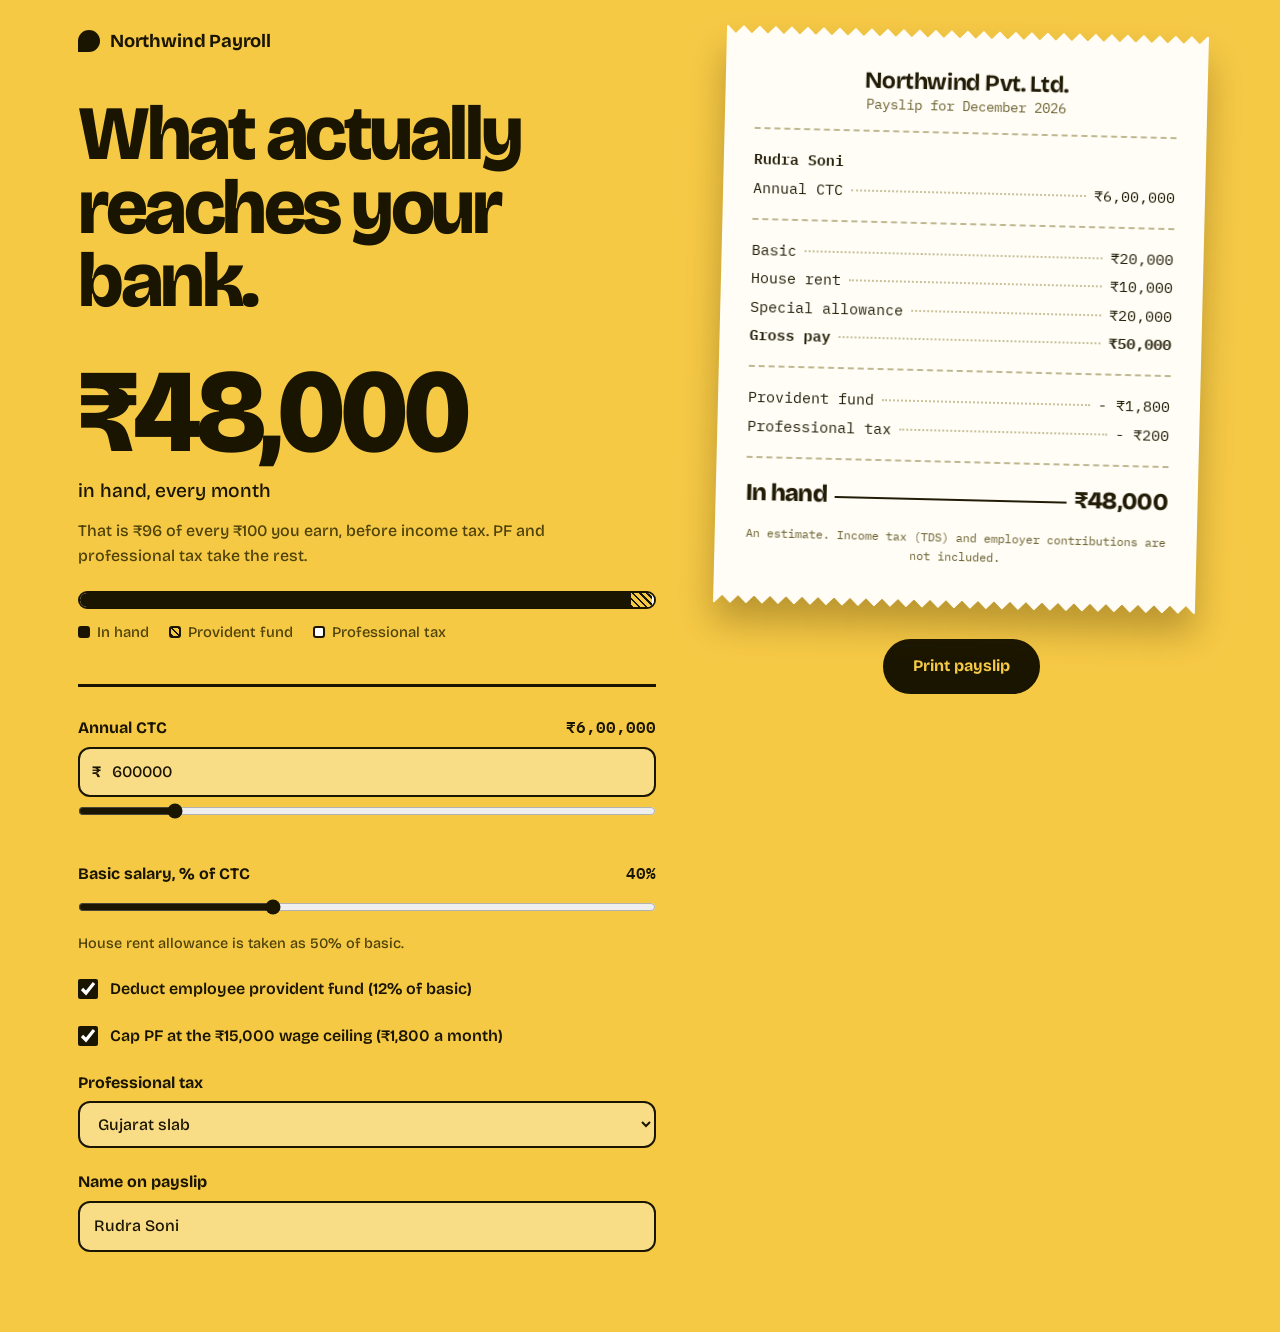
<file: 03-salary-calculator/index.html>
<!DOCTYPE html>
<html lang="en">
<head>
<meta charset="UTF-8">
<meta name="viewport" content="width=device-width, initial-scale=1">
<title>Salary calculator and payslip</title>
<link rel="preconnect" href="https://fonts.googleapis.com">
<link rel="preconnect" href="https://fonts.gstatic.com" crossorigin>
<link href="https://fonts.googleapis.com/css2?family=Bricolage+Grotesque:opsz,wght@12..96,500;12..96,700;12..96,800&family=IBM+Plex+Mono:wght@400;500;600&display=swap" rel="stylesheet">
<style>
:root{--bg:#F6C945;--ink:#1A1500;--soft:#4E4208;--paper:#FFFDF6;
--disp:"Bricolage Grotesque","Segoe UI",system-ui,sans-serif;--mono:"IBM Plex Mono",ui-monospace,Consolas,monospace}
*{box-sizing:border-box;margin:0}
body{background:var(--bg);color:var(--ink);font:500 1rem/1.55 var(--disp);-webkit-font-smoothing:antialiased;min-height:100vh}
button,input,select{font:inherit;color:inherit}
:focus-visible{outline:3px solid var(--ink);outline-offset:3px;border-radius:4px}
.stage{max-width:1180px;margin:0 auto;padding:30px 28px 80px;display:grid;grid-template-columns:minmax(0,6fr) minmax(0,5fr);gap:64px;align-items:start}
.brand{font:700 1.15rem var(--disp);letter-spacing:-.01em;margin-bottom:46px;display:flex;align-items:center;gap:10px}
.brand i{width:22px;height:22px;background:var(--ink);border-radius:50% 50% 50% 0}
h1{font:800 clamp(2.6rem,6vw,5rem)/.96 var(--disp);letter-spacing:-.045em;max-width:9em;margin-bottom:34px}
.net{font:800 clamp(3.6rem,10vw,7.4rem)/1 var(--disp);letter-spacing:-.05em;font-variant-numeric:tabular-nums}
.per{font-size:1.2rem;margin:4px 0 14px}
.of{color:var(--soft);max-width:30em;margin-bottom:22px}
.flow{display:flex;height:18px;border-radius:99px;overflow:hidden;border:2px solid var(--ink);background:var(--paper)}
.flow i{display:block;height:100%;transition:width .5s cubic-bezier(.2,.7,.2,1)}
.lg{display:flex;gap:20px;flex-wrap:wrap;margin:12px 0 40px;font-size:.92rem;color:var(--soft)}
.lg s{display:inline-block;width:12px;height:12px;border:2px solid var(--ink);margin-right:7px;border-radius:3px;text-decoration:none;vertical-align:-1px}
form{border-top:3px solid var(--ink);padding-top:26px;display:grid;gap:22px}
.row label{display:flex;justify-content:space-between;align-items:baseline;font-weight:700;margin-bottom:6px}
.row label output{font:600 1rem var(--mono)}
input[type=text],input[type=number],select{width:100%;background:rgba(255,255,255,.35);border:2px solid var(--ink);border-radius:12px;padding:11px 14px}
input[type=range]{width:100%;accent-color:var(--ink);height:28px}
.pre{position:relative}.pre span{position:absolute;left:14px;top:50%;transform:translateY(-50%);font-weight:700}.pre input{padding-left:32px}
.chk{display:flex;gap:12px;align-items:flex-start;font-weight:600}
.chk input{width:20px;height:20px;margin-top:2px;accent-color:var(--ink)}
.err{font-weight:700;margin-top:4px}
.hint{color:var(--soft);font-size:.9rem;margin-top:4px}
.rw{position:sticky;top:24px;filter:drop-shadow(0 22px 18px rgba(60,40,0,.32));transform:rotate(1.4deg)}
.receipt{background:var(--paper);padding:38px 30px 44px;font:400 .93rem/1.5 var(--mono);color:#221C06;
 -webkit-mask:conic-gradient(from -45deg at bottom,#0000,#000 1deg 89deg,#0000 90deg) bottom/16px 51% repeat-x,conic-gradient(from 135deg at top,#0000,#000 1deg 89deg,#0000 90deg) top/16px 51% repeat-x;
 mask:conic-gradient(from -45deg at bottom,#0000,#000 1deg 89deg,#0000 90deg) bottom/16px 51% repeat-x,conic-gradient(from 135deg at top,#0000,#000 1deg 89deg,#0000 90deg) top/16px 51% repeat-x}
.receipt h2{font:700 1.45rem var(--disp);letter-spacing:-.02em;text-align:center}
.receipt .c{text-align:center;color:#6B6130;font-size:.85rem}
.receipt hr{border:0;border-top:2px dashed #BFB78F;margin:16px 0}
.ln{display:flex;gap:8px;align-items:baseline;padding:3px 0}
.ln i{flex:1;border-bottom:2px dotted #C9C19A;transform:translateY(-4px)}
.ln.b{font-weight:600}
.ln.big{font:800 1.5rem var(--disp);letter-spacing:-.03em;padding-top:4px}
.ln.big i{border-bottom-style:solid;border-color:#221C06}
.fine{font-size:.78rem;color:#6B6130;margin-top:14px;text-align:center}
.prt{display:block;margin:30px auto 0;border:2px solid var(--ink);background:var(--ink);color:var(--bg);font-weight:700;padding:13px 28px;border-radius:999px;cursor:pointer}
.prt:hover{background:none;color:var(--ink)}
@media(max-width:940px){.stage{grid-template-columns:1fr;gap:44px;padding:22px 18px 60px}.rw{position:static;transform:none}.brand{margin-bottom:30px}}
@media print{
  body{background:#fff}.stage{display:block;padding:0;max-width:none}.stage>section:first-child,.prt{display:none!important}
  .rw{position:static;transform:none;filter:none}.receipt{-webkit-mask:none;mask:none;max-width:480px;margin:0 auto;border:2px solid #221C06;padding:30px}
  *{-webkit-print-color-adjust:exact;print-color-adjust:exact}
}
@media(prefers-reduced-motion:reduce){.flow i{transition:none}}
</style>
</head>
<body>
<main class="stage">
  <section>
    <div class="brand"><i></i>Northwind Payroll</div>
    <h1>What actually reaches your bank.</h1>
    <div class="net" id="net" aria-live="polite">₹0</div>
    <div class="per">in hand, every month</div>
    <p class="of" id="of"></p>
    <div class="flow" id="flow" role="img" aria-label="Share of gross pay that is take-home, PF and professional tax"></div>
    <div class="lg"><span><s style="background:var(--ink)"></s>In hand</span><span><s style="background:repeating-linear-gradient(45deg,var(--ink) 0 2px,var(--bg) 2px 5px)"></s>Provident fund</span><span><s style="background:#fff"></s>Professional tax</span></div>

    <form id="f" onsubmit="return false" novalidate>
      <div class="row"><label for="ctc">Annual CTC<output id="ctcv"></output></label>
        <div class="pre"><span>₹</span><input type="number" id="ctc" value="600000" min="0" step="10000" inputmode="numeric"></div>
        <input type="range" id="ctcr" min="150000" max="3000000" step="10000" value="600000" aria-label="Annual CTC slider">
        <div class="err" id="e-ctc"></div></div>
      <div class="row"><label for="bp">Basic salary, % of CTC<output id="bpv"></output></label>
        <input type="range" id="bp" min="30" max="60" step="1" value="40"><div class="hint">House rent allowance is taken as 50% of basic.</div></div>
      <label class="chk" for="pf"><input type="checkbox" id="pf" checked>Deduct employee provident fund (12% of basic)</label>
      <label class="chk" for="cap"><input type="checkbox" id="cap" checked>Cap PF at the ₹15,000 wage ceiling (₹1,800 a month)</label>
      <div class="row"><label for="pt">Professional tax</label>
        <select id="pt"><option value="gj">Gujarat slab</option><option value="none">Not applicable</option></select></div>
      <div class="row"><label for="name">Name on payslip</label><input type="text" id="name" value="Rudra Soni"></div>
    </form>
  </section>

  <section>
    <div class="rw"><div class="receipt" id="rc"></div></div>
    <button class="prt" id="pr" type="button">Print payslip</button>
  </section>
</main>

<script>
var $=function(i){return document.getElementById(i)};
var inr=new Intl.NumberFormat("en-IN",{style:"currency",currency:"INR",maximumFractionDigits:0});
var still=window.matchMedia("(prefers-reduced-motion:reduce)").matches,shown=0;
function esc(s){return s.replace(/[&<>"]/g,function(c){return{"&":"&amp;","<":"&lt;",">":"&gt;",'"':"&quot;"}[c]})}
function ptGJ(g){return g<6000?0:g<9000?80:g<12000?150:200}
function calc(){
  var ctc=Math.max(0,parseFloat($("ctc").value)||0),bp=+$("bp").value;
  var gross=Math.round(ctc/12),basic=Math.round(gross*bp/100),hra=Math.round(basic*.5),spl=gross-basic-hra;
  var base=$("cap").checked?Math.min(basic,15000):basic,pf=$("pf").checked?Math.round(base*.12):0,pt=$("pt").value==="gj"?ptGJ(gross):0;
  return{ctc:ctc,gross:gross,basic:basic,hra:hra,spl:spl,pf:pf,pt:pt,net:gross-pf-pt}}
function line(a,b,c){return'<div class="ln '+(c||"")+'"><span>'+a+'</span><i></i><span>'+b+'</span></div>'}
function count(to){
  var from=shown,t0=null;shown=to;
  if(still||from===to){$("net").textContent=inr.format(to);return}
  cancelAnimationFrame(count.r);
  (function step(t){if(!t0)t0=t;var k=Math.min(1,(t-t0)/450),e=1-Math.pow(1-k,3);
    $("net").textContent=inr.format(Math.round(from+(to-from)*e));if(k<1)count.r=requestAnimationFrame(step)})(performance.now())}
function draw(){
  var c=calc(),bad=c.ctc<=0,g=c.gross||1;
  $("e-ctc").textContent=bad?"Enter an annual CTC above ₹0.":"";
  $("ctcv").textContent=inr.format(c.ctc);$("bpv").textContent=$("bp").value+"%";
  count(c.net);
  $("of").textContent=bad?"":"That is ₹"+Math.round(c.net/g*100)+" of every ₹100 you earn, before income tax. PF and professional tax take the rest.";
  $("flow").innerHTML='<i style="width:'+c.net/g*100+'%;background:var(--ink)"></i><i style="width:'+c.pf/g*100+'%;background:repeating-linear-gradient(45deg,var(--ink) 0 2px,var(--bg) 2px 5px)"></i><i style="width:'+c.pt/g*100+'%;background:#fff"></i>';
  var mo=new Date().toLocaleDateString("en-IN",{month:"long",year:"numeric"});
  $("rc").innerHTML='<h2>Northwind Pvt. Ltd.</h2><p class="c">Payslip for '+mo+'</p><hr>'
   +'<div class="ln b"><span>'+(esc($("name").value.trim())||"Employee")+'</span></div>'
   +'<div class="ln"><span>Annual CTC</span><i></i><span>'+inr.format(c.ctc)+'</span></div><hr>'
   +line("Basic",inr.format(c.basic))+line("House rent",inr.format(c.hra))+line("Special allowance",inr.format(c.spl))+line("Gross pay",inr.format(c.gross),"b")+'<hr>'
   +line("Provident fund","- "+inr.format(c.pf))+line("Professional tax","- "+inr.format(c.pt))+'<hr>'
   +line("In hand",inr.format(c.net),"big")
   +'<p class="fine">An estimate. Income tax (TDS) and employer contributions are not included.</p>'}
["ctc","bp","pf","cap","pt","name"].forEach(function(i){$(i).oninput=function(){if(i==="ctc"){var v=Math.min(3000000,Math.max(150000,+$("ctc").value||150000));$("ctcr").value=v}draw()};$(i).onchange=draw});
$("ctcr").oninput=function(){$("ctc").value=this.value;draw()};
$("pr").onclick=function(){window.print()};
draw();
</script>
</body>
</html>
</file>
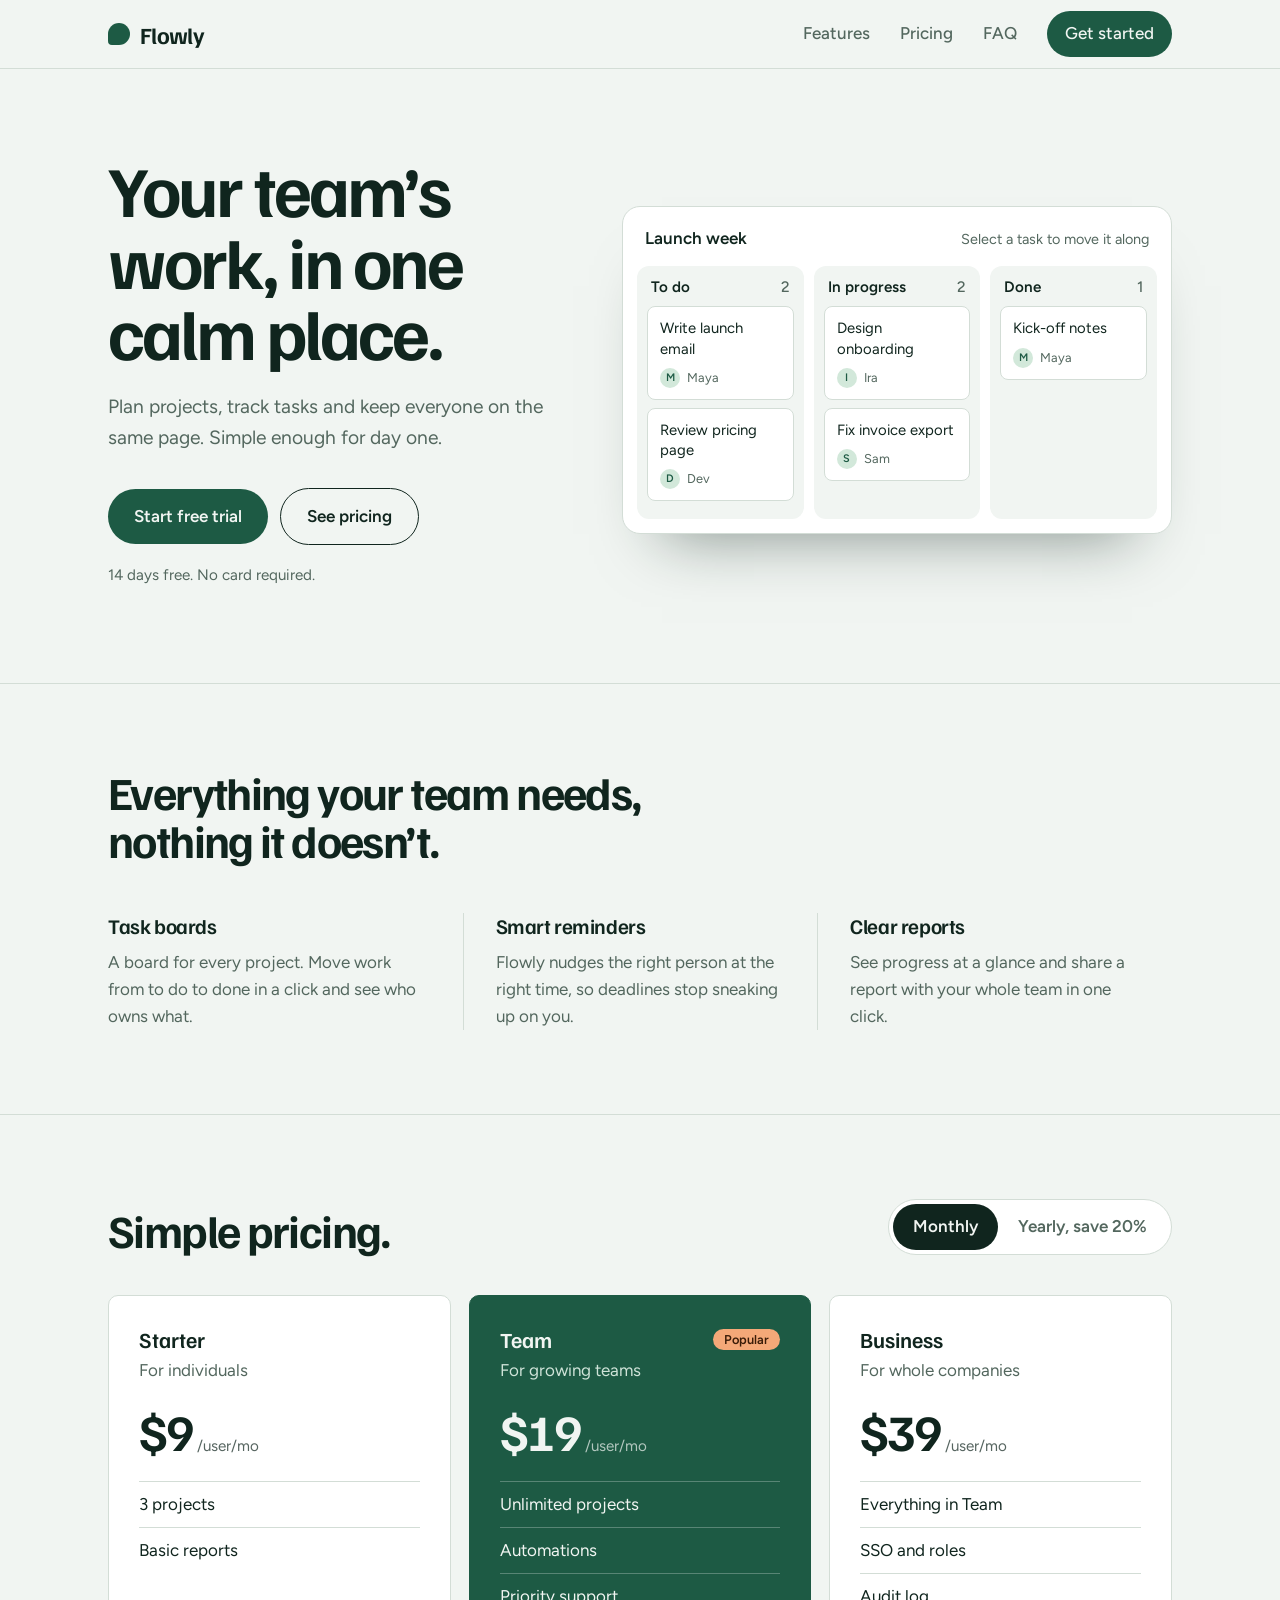
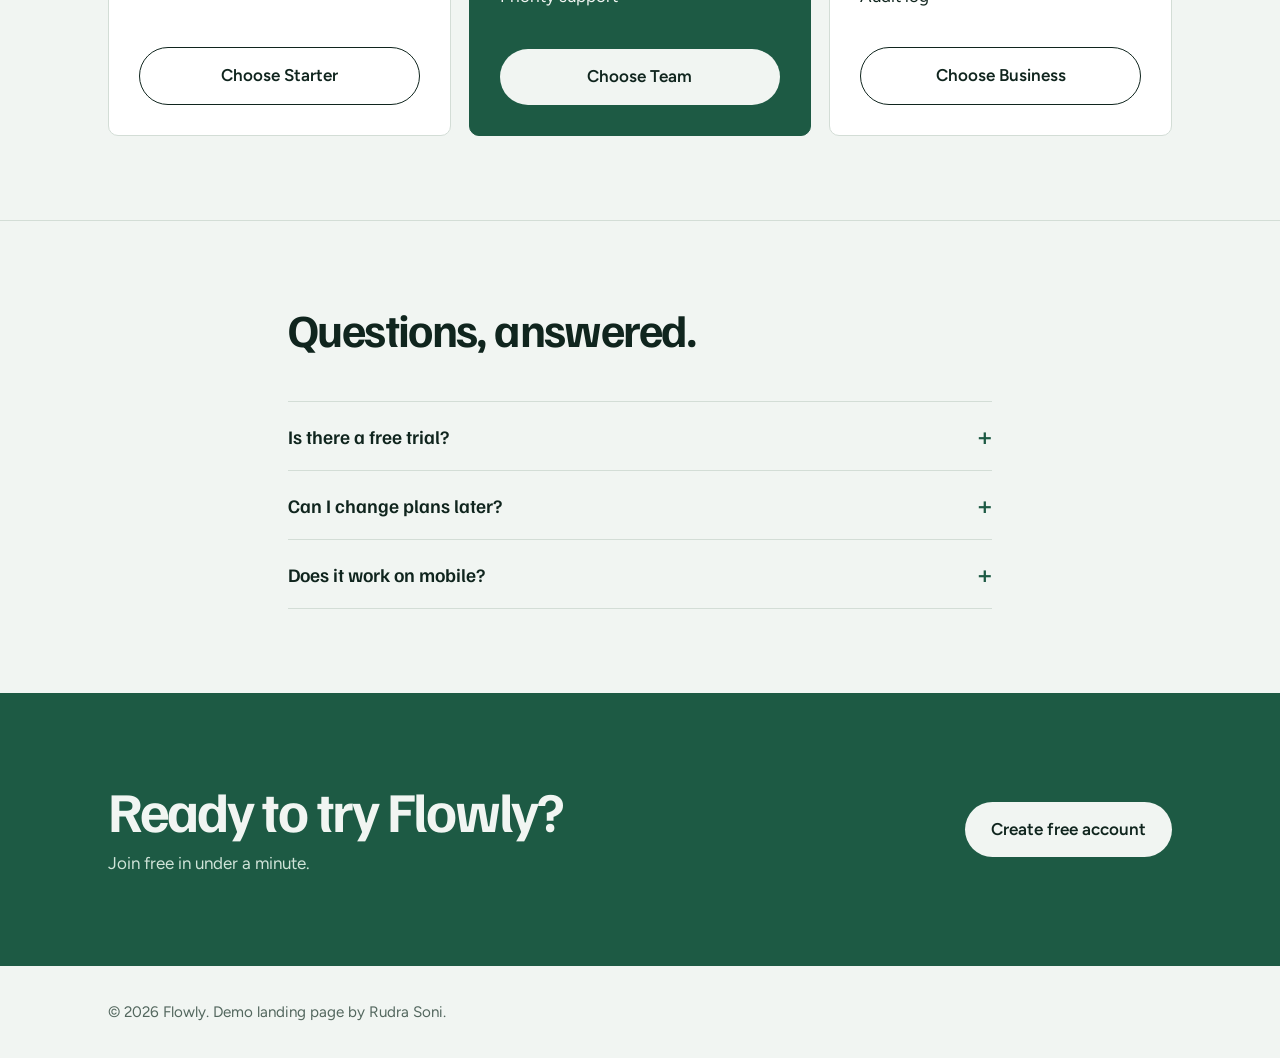
<file: 04-saas-landing/index.html>
<!DOCTYPE html>
<html lang="en">
<head>
<meta charset="UTF-8">
<meta name="viewport" content="width=device-width, initial-scale=1">
<title>Flowly, team workflow software</title>
<meta name="description" content="Plan projects, track tasks and keep everyone on the same page.">
<link rel="preconnect" href="https://fonts.googleapis.com">
<link rel="preconnect" href="https://fonts.gstatic.com" crossorigin>
<link href="https://fonts.googleapis.com/css2?family=Familjen+Grotesk:wght@500;600;700&family=Figtree:wght@400;500;600&display=swap" rel="stylesheet">
<style>
:root{
  --paper:#F1F5F2; --panel:#FFFFFF; --ink:#10251E; --mute:#53675E; --line:#D3DDD6;
  --moss:#1D5A44; --moss-ink:#F1F5F2; --mint:#D2E8DA; --peach:#F4A878;
  --display:"Familjen Grotesk","Segoe UI",system-ui,sans-serif;
  --body:"Figtree","Segoe UI",system-ui,sans-serif;
}
@media (prefers-color-scheme:dark){
  :root{--paper:#0D1713; --panel:#14231C; --ink:#E8F0EB; --mute:#9DB1A6; --line:#26392F; --moss:#2E8566; --moss-ink:#F1F5F2; --mint:#1C3A2C}
}
*{box-sizing:border-box;margin:0}
html{scroll-behavior:smooth}
body{background:var(--paper);color:var(--ink);font:400 1.0625rem/1.6 var(--body);-webkit-font-smoothing:antialiased}
a{color:inherit}
button{font:inherit;color:inherit;cursor:pointer}
:focus-visible{outline:3px solid var(--peach);outline-offset:3px;border-radius:4px}
section[id]{scroll-margin-top:84px}
.wrap{max-width:1120px;margin:0 auto;padding:0 28px}

/* header */
header{position:sticky;top:0;z-index:10;background:var(--paper);border-bottom:1px solid var(--line)}
nav{max-width:1120px;margin:0 auto;padding:0 28px;height:68px;display:flex;align-items:center;justify-content:space-between}
.logo{font:700 1.45rem var(--display);letter-spacing:-.03em;text-decoration:none;display:flex;align-items:center;gap:10px}
.logo i{width:22px;height:22px;border-radius:50% 50% 50% 4px;background:var(--moss);display:block}
.links{display:flex;align-items:center;gap:30px}
.links a{text-decoration:none;color:var(--mute);font-weight:500}
.links a:hover{color:var(--ink)}
.links a.join{color:var(--moss-ink);background:var(--moss);padding:9px 18px;border-radius:999px}
.links a.join:hover{color:var(--moss-ink);filter:brightness(1.12)}
#menu{display:none;background:none;border:1px solid var(--line);border-radius:8px;padding:8px 14px;font-weight:600}

/* hero */
.hero{display:grid;grid-template-columns:minmax(0,5fr) minmax(0,6fr);gap:56px;align-items:center;padding:84px 0 96px}
.hero h1{font:700 clamp(2.7rem,5.6vw,4.6rem)/1 var(--display);letter-spacing:-.04em;margin-bottom:24px}
.hero p.lead{font-size:1.2rem;color:var(--mute);max-width:26em;margin-bottom:34px}
.cta-row{display:flex;gap:12px;flex-wrap:wrap;align-items:center}
.btn{display:inline-block;text-decoration:none;font-weight:600;padding:14px 26px;border-radius:999px;background:var(--moss);color:var(--moss-ink);border:0}
.btn:hover{filter:brightness(1.12)}
.btn.line{background:transparent;color:var(--ink);border:1.5px solid var(--ink)}
.btn.line:hover{background:var(--ink);color:var(--paper);filter:none}
.fine{margin-top:18px;font-size:.95rem;color:var(--mute)}

/* board */
.board{background:var(--panel);border:1px solid var(--line);border-radius:18px;padding:14px;box-shadow:0 40px 60px -40px rgba(16,37,30,.5);overflow-x:auto}
.board-top{display:flex;justify-content:space-between;align-items:baseline;padding:4px 8px 14px;font-weight:600}
.board-top span{font-weight:400;font-size:.9rem;color:var(--mute)}
.cols{display:grid;grid-template-columns:repeat(3,minmax(150px,1fr));gap:10px}
.col{background:var(--paper);border-radius:12px;padding:10px;min-height:250px}
.col h4{font:600 .95rem var(--body);display:flex;justify-content:space-between;padding:2px 4px 10px}
.col h4 b{font-weight:500;color:var(--mute)}
.task{display:block;width:100%;text-align:left;background:var(--panel);border:1px solid var(--line);border-radius:8px;padding:11px 12px;margin-bottom:8px;font-size:.93rem;line-height:1.35;animation:rise .6s cubic-bezier(.2,.7,.2,1) both}
.task:hover{border-color:var(--moss)}
.task em{display:flex;align-items:center;gap:7px;margin-top:9px;font-style:normal;font-size:.8rem;color:var(--mute)}
.task em s{width:20px;height:20px;border-radius:50%;background:var(--mint);color:var(--moss);font:600 .68rem/20px var(--body);text-align:center;text-decoration:none}
.col:last-child .task{opacity:.72}
@keyframes rise{from{opacity:0;transform:translateY(14px)}to{opacity:1;transform:none}}

/* features */
.band{border-top:1px solid var(--line);padding:84px 0}
.band h2{font:700 clamp(2rem,3.6vw,2.9rem)/1.05 var(--display);letter-spacing:-.035em;max-width:14em;margin-bottom:48px}
.feat{display:grid;grid-template-columns:repeat(3,1fr)}
.feat div{padding:0 32px;border-left:1px solid var(--line)}
.feat div:first-child{padding-left:0;border-left:0}
.feat h3{font:600 1.3rem var(--display);letter-spacing:-.02em;margin-bottom:10px}
.feat p{color:var(--mute)}

/* pricing */
.price-head{display:flex;justify-content:space-between;align-items:flex-end;gap:24px;flex-wrap:wrap;margin-bottom:40px}
.price-head h2{margin:0}
.seg{display:inline-flex;background:var(--panel);border:1px solid var(--line);border-radius:999px;padding:4px}
.seg button{background:none;border:0;border-radius:999px;padding:9px 20px;font-weight:600;color:var(--mute)}
.seg button[aria-pressed="true"]{background:var(--ink);color:var(--paper)}
.plans{display:grid;grid-template-columns:repeat(3,1fr);gap:18px;align-items:stretch}
.plan{border:1px solid var(--line);border-radius:10px;padding:30px;display:flex;flex-direction:column;background:var(--panel)}
.plan.pick{background:var(--moss);color:var(--moss-ink);border-color:var(--moss)}
.plan h3{font:600 1.35rem var(--display);display:flex;justify-content:space-between;align-items:center}
.plan .tag{font:600 .8rem var(--body);background:var(--peach);color:#3A1C08;padding:3px 11px;border-radius:999px}
.plan .for{color:var(--mute);margin:4px 0 22px}
.plan.pick .for{color:#CFE3D8}
.amt{font:700 3.2rem/1 var(--display);letter-spacing:-.04em}
.amt small{font:400 .95rem var(--body);letter-spacing:0;opacity:.7}
.plan ul{list-style:none;padding:0;margin:24px 0 28px;flex:1}
.plan li{padding:9px 0;border-top:1px solid var(--line)}
.plan.pick li{border-color:rgba(241,245,242,.28)}
.plan .btn{text-align:center;width:100%}
.plan.pick .btn{background:var(--paper);color:var(--ink)}
.plan:not(.pick) .btn{background:transparent;color:var(--ink);border:1.5px solid var(--ink)}
.plan:not(.pick) .btn:hover{background:var(--ink);color:var(--paper);filter:none}

/* faq */
.faq{max-width:760px}
details{border-top:1px solid var(--line)}
details:last-child{border-bottom:1px solid var(--line)}
summary{cursor:pointer;list-style:none;font:600 1.2rem var(--display);padding:22px 0;display:flex;justify-content:space-between;gap:20px}
summary::-webkit-details-marker{display:none}
summary::after{content:"+";font-weight:500;font-size:1.5rem;line-height:1;color:var(--moss)}
details[open] summary::after{content:"\2212"}
details p{color:var(--mute);padding:0 40px 24px 0;max-width:36em}

/* closing */
.close{background:var(--moss);color:var(--moss-ink);padding:88px 0}
.close .wrap{display:flex;justify-content:space-between;align-items:center;gap:32px;flex-wrap:wrap}
.close h2{font:700 clamp(2.2rem,4.4vw,3.6rem)/1.02 var(--display);letter-spacing:-.04em;max-width:11em}
.close p{margin-top:12px;color:#CFE3D8}
.close .btn{background:var(--paper);color:var(--ink)}
footer{padding:34px 0;color:var(--mute);font-size:.95rem}

@media (max-width:860px){
  .wrap,nav{padding-left:20px;padding-right:20px}
  #menu{display:block}
  .links{display:none;position:absolute;top:100%;left:0;right:0;flex-direction:column;align-items:stretch;gap:0;background:var(--paper);border-bottom:1px solid var(--line);padding:8px 20px 18px}
  .links.on{display:flex}
  .links a{padding:13px 0}
  .links a.join{text-align:center;margin-top:8px}
  .hero{grid-template-columns:1fr;gap:44px;padding:48px 0 64px}
  .band{padding:60px 0}
  .feat{grid-template-columns:1fr;gap:30px}
  .feat div,.feat div:first-child{padding:24px 0 0;border-left:0;border-top:1px solid var(--line)}
  .feat div:first-child{border-top:0;padding-top:0}
  .plans{grid-template-columns:1fr}
  .close{padding:60px 0}
}
@media (prefers-reduced-motion:reduce){.task{animation:none}html{scroll-behavior:auto}}
</style>
</head>
<body>

<header>
  <nav>
    <a class="logo" href="#top"><i></i>Flowly</a>
    <button id="menu" aria-label="Menu" aria-expanded="false" aria-controls="lk">Menu</button>
    <div class="links" id="lk">
      <a href="#features">Features</a>
      <a href="#pricing">Pricing</a>
      <a href="#faq">FAQ</a>
      <a class="join" href="#go">Get started</a>
    </div>
  </nav>
</header>

<main id="top">
  <div class="wrap">
    <section class="hero">
      <div>
        <h1>Your team’s work, in one calm place.</h1>
        <p class="lead">Plan projects, track tasks and keep everyone on the same page. Simple enough for day one.</p>
        <div class="cta-row">
          <a class="btn" href="#go">Start free trial</a>
          <a class="btn line" href="#pricing">See pricing</a>
        </div>
        <p class="fine">14 days free. No card required.</p>
      </div>
      <div class="board" aria-label="Sample task board">
        <div class="board-top">Launch week <span>Select a task to move it along</span></div>
        <div class="cols" id="cols"></div>
      </div>
    </section>
  </div>

  <section class="band" id="features">
    <div class="wrap">
      <h2>Everything your team needs, nothing it doesn’t.</h2>
      <div class="feat">
        <div><h3>Task boards</h3><p>A board for every project. Move work from to do to done in a click and see who owns what.</p></div>
        <div><h3>Smart reminders</h3><p>Flowly nudges the right person at the right time, so deadlines stop sneaking up on you.</p></div>
        <div><h3>Clear reports</h3><p>See progress at a glance and share a report with your whole team in one click.</p></div>
      </div>
    </div>
  </section>

  <section class="band" id="pricing">
    <div class="wrap">
      <div class="price-head">
        <h2>Simple pricing.</h2>
        <div class="seg" role="group" aria-label="Billing period">
          <button id="mo" aria-pressed="true">Monthly</button>
          <button id="yr" aria-pressed="false">Yearly, save 20%</button>
        </div>
      </div>
      <div class="plans" id="pr"></div>
    </div>
  </section>

  <section class="band" id="faq">
    <div class="wrap faq">
      <h2>Questions, answered.</h2>
      <details><summary>Is there a free trial?</summary><p>Yes, 14 days on any plan. No card required.</p></details>
      <details><summary>Can I change plans later?</summary><p>Anytime. Changes apply from your next billing cycle.</p></details>
      <details><summary>Does it work on mobile?</summary><p>Yes. The whole app is responsive on phone, tablet and desktop.</p></details>
    </div>
  </section>

  <section class="close" id="go">
    <div class="wrap">
      <div>
        <h2>Ready to try Flowly?</h2>
        <p>Join free in under a minute.</p>
      </div>
      <a class="btn" href="#go">Create free account</a>
    </div>
  </section>
</main>

<footer><div class="wrap">© 2026 Flowly. Demo landing page by Rudra Soni.</div></footer>

<script>
// Pricing
var PL=[["Starter",9,"For individuals",["3 projects","Basic reports"]],
        ["Team",19,"For growing teams",["Unlimited projects","Automations","Priority support"]],
        ["Business",39,"For whole companies",["Everything in Team","SSO and roles","Audit log"]]];
var yearly=false, pr=document.getElementById("pr");
function draw(){
  pr.innerHTML=PL.map(function(p,i){
    var v=yearly?Math.round(p[1]*0.8):p[1], pick=i===1;
    return '<div class="plan'+(pick?' pick':'')+'"><h3>'+p[0]+(pick?'<span class="tag">Popular</span>':'')+'</h3>'
      +'<p class="for">'+p[2]+'</p><div class="amt">$'+v+'<small> /user/mo</small></div>'
      +'<ul>'+p[3].map(function(f){return '<li>'+f+'</li>'}).join('')+'</ul>'
      +'<a class="btn" href="#go">Choose '+p[0]+'</a></div>';
  }).join('');
}
function setBilling(y){
  yearly=y;
  document.getElementById("yr").setAttribute("aria-pressed",y);
  document.getElementById("mo").setAttribute("aria-pressed",!y);
  draw();
}
document.getElementById("mo").onclick=function(){setBilling(false)};
document.getElementById("yr").onclick=function(){setBilling(true)};

// Mobile menu
var menu=document.getElementById("menu"), lk=document.getElementById("lk");
menu.onclick=function(){var on=lk.classList.toggle("on");menu.setAttribute("aria-expanded",on)};
lk.onclick=function(){lk.classList.remove("on");menu.setAttribute("aria-expanded","false")};

// Sample board
var COLS=["To do","In progress","Done"];
var TASKS=[["Write launch email","Maya",0],["Review pricing page","Dev",0],["Design onboarding","Ira",1],["Fix invoice export","Sam",1],["Kick-off notes","Maya",2]];
var colsEl=document.getElementById("cols"), first=true;
function drawBoard(){
  colsEl.innerHTML=COLS.map(function(c,ci){
    var items=TASKS.map(function(t,ti){return {t:t,i:ti}}).filter(function(x){return x.t[2]===ci});
    return '<div class="col"><h4>'+c+'<b>'+items.length+'</b></h4>'+items.map(function(x){
      return '<button class="task" data-i="'+x.i+'" style="'+(first?'animation-delay:'+(x.i*90)+'ms':'animation:none')+'">'+x.t[0]
        +'<em><s>'+x.t[1].charAt(0)+'</s>'+x.t[1]+'</em></button>';
    }).join('')+'</div>';
  }).join('');
  first=false;
}
colsEl.onclick=function(e){
  var b=e.target.closest(".task"); if(!b) return;
  var t=TASKS[b.dataset.i]; t[2]=(t[2]+1)%3; drawBoard();
};
draw(); drawBoard();
</script>
</body>
</html>
</file>
